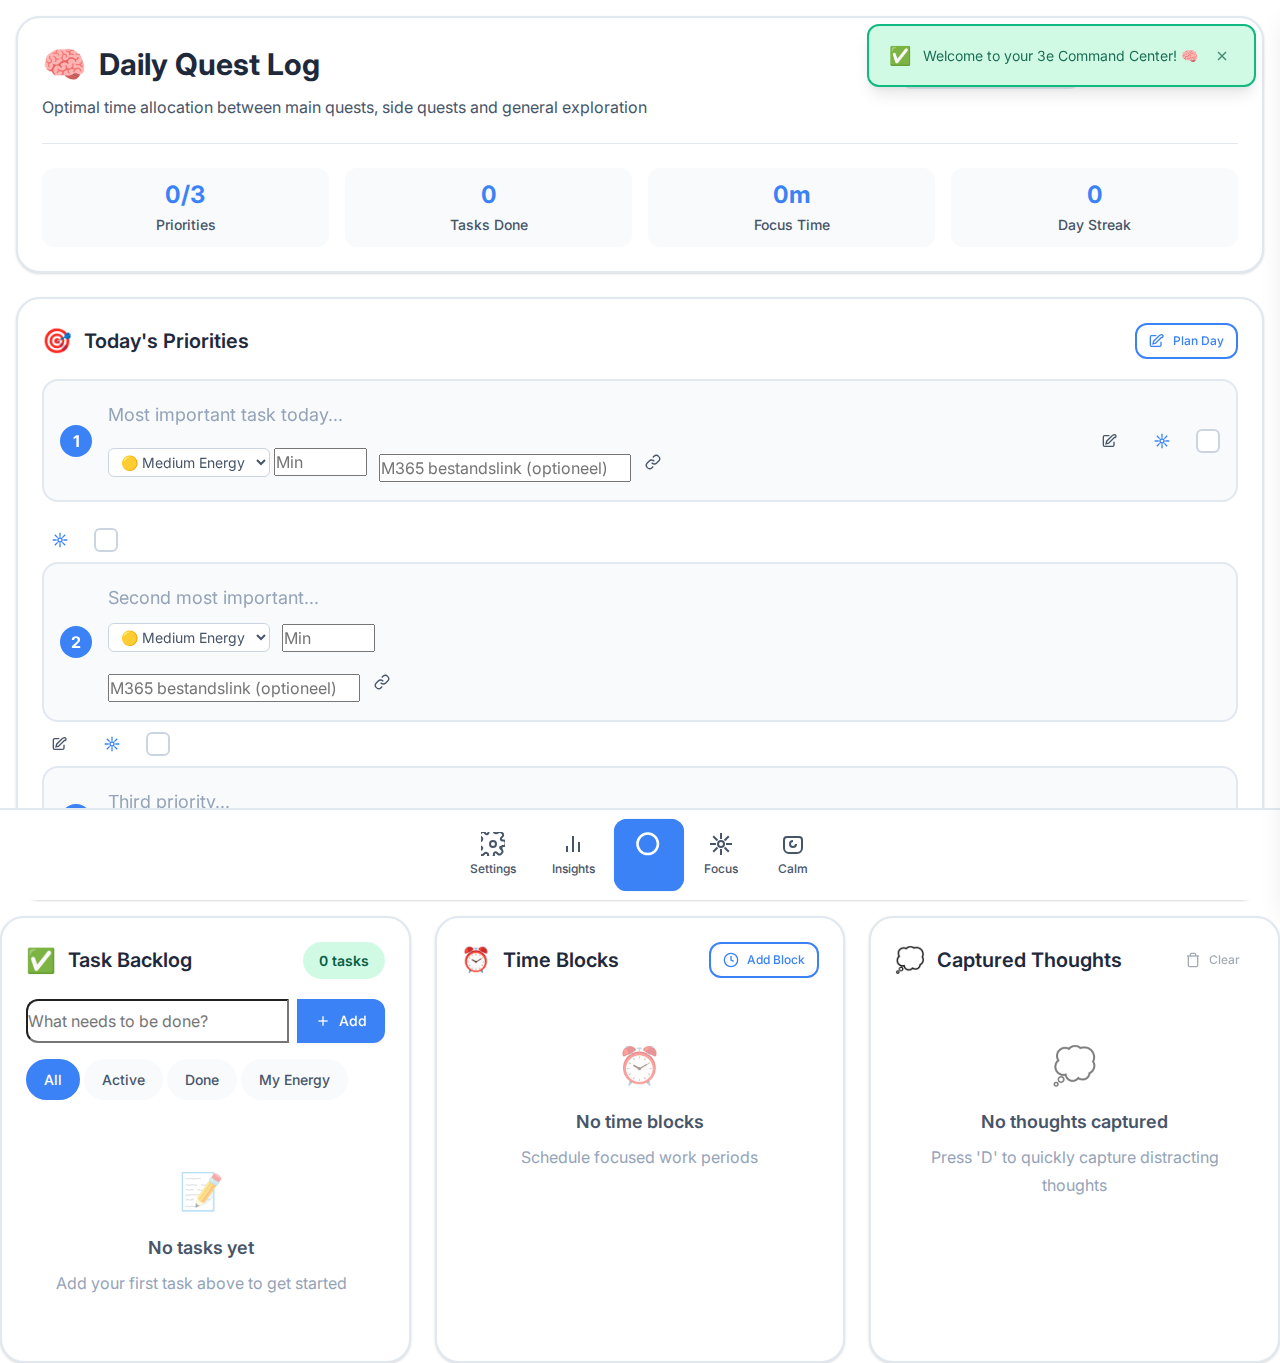
<file: index.html>
<!DOCTYPE html>
<html lang="en">
<head>
    <meta charset="UTF-8">
    <meta name="viewport" content="width=device-width, initial-scale=1.0, maximum-scale=1.0, user-scalable=no">
    <title>3e Daily Command Center</title>
    
    <!-- PWA Configuration -->
    <link rel="manifest" href="manifest.json">
    <meta name="theme-color" content="#2563eb">
    <meta name="apple-mobile-web-app-capable" content="yes">
    <meta name="apple-mobile-web-app-status-bar-style" content="default">
    <meta name="apple-mobile-web-app-title" content="3e Planner">
    
    <!-- Fonts -->
    <link href="https://fonts.googleapis.com/css2?family=Inter:wght@300;400;500;600;700&family=JetBrains+Mono:wght@400;500&family=Atkinson+Hyperlegible:wght@400;700&display=swap" rel="stylesheet">
    
    <!-- External Stylesheets -->
    <link rel="stylesheet" href="styles.css">
    
    <!-- Preload Critical Resources -->
    <link rel="preload" href="app.js" as="script">
</head>
<body class="theme-focus" data-energy="medium" data-context="overview">
    <!-- Skip to Main Content (Accessibility) -->
    <a href="#main-content" class="skip-link">Skip to main content</a>
    
    <!-- Loading Screen -->
    <div id="loadingScreen" class="loading-screen">
        <div class="loading-content">
            <div class="loading-logo">🧠</div>
            <div class="loading-text">Initializing 3e Command Center...</div>
            <div class="loading-progress">
                <div class="loading-bar" id="loadingBar"></div>
            </div>
        </div>
    </div>

    <!-- Global Keyboard Shortcuts Overlay -->
    <div id="shortcutsOverlay" class="shortcuts-overlay" role="dialog" aria-labelledby="shortcuts-title">
        <div class="shortcuts-content">
            <div class="shortcuts-header">
                <h2 id="shortcuts-title">⌨️ Keyboard Shortcuts</h2>
                <button class="btn-icon" onclick="toggleShortcutsOverlay()" aria-label="Close shortcuts">
                    <svg width="24" height="24" viewBox="0 0 24 24" fill="none" stroke="currentColor" stroke-width="2">
                        <line x1="18" y1="6" x2="6" y2="18"></line>
                        <line x1="6" y1="6" x2="18" y2="18"></line>
                    </svg>
                </button>
            </div>
            <div id="shortcutsGrid" class="shortcuts-grid"></div>
        </div>
    </div>

    <!-- Command Palette -->
    <div id="commandPalette" class="command-palette" role="dialog" aria-labelledby="command-title">
        <div class="command-header">
            <svg width="20" height="20" viewBox="0 0 24 24" fill="none" stroke="currentColor" stroke-width="2">
                <circle cx="11" cy="11" r="8"></circle>
                <path d="21 21l-4.35-4.35"></path>
            </svg>
            <input 
                type="text" 
                id="commandInput" 
                class="command-input" 
                placeholder="Type a command or search..."
                aria-label="Command input"
                autocomplete="off"
                spellcheck="false"
            >
            <kbd class="kbd">Esc</kbd>
        </div>
        <div id="commandResults" class="command-results" role="listbox"></div>
        <div class="command-footer">
            <div class="command-hint">
                <kbd class="kbd">↑↓</kbd> Navigate
                <kbd class="kbd">Enter</kbd> Execute
                <kbd class="kbd">Esc</kbd> Close
            </div>
        </div>
    </div>

    <!-- Quick Capture -->
    <div id="quickCapture" class="quick-capture" role="dialog" aria-labelledby="capture-title">
        <div class="capture-header">
            <div class="capture-icon">💭</div>
            <h3 id="capture-title">Quick Thought Capture</h3>
        </div>
        <div class="capture-form">
            <textarea 
                id="captureInput" 
                class="capture-textarea"
                placeholder="What's on your mind? (This will be saved for later review)"
                aria-label="Quick thought capture"
                rows="3"
            ></textarea>
            <div class="capture-actions">
                <button class="btn btn-primary" onclick="saveCapturedThought()">
                    <svg width="16" height="16" viewBox="0 0 24 24" fill="none" stroke="currentColor" stroke-width="2">
                        <polyline points="20,6 9,17 4,12"></polyline>
                    </svg>
                    Save Thought
                </button>
                <button class="btn btn-ghost" onclick="toggleQuickCapture()">Cancel</button>
            </div>
        </div>
    </div>

    <!-- Notification Toast Container -->
    <div id="toastContainer" class="toast-container" aria-live="polite"></div>

    <!-- Focus Mode Overlay -->
    <div id="focusOverlay" class="focus-overlay" role="dialog" aria-labelledby="focus-title">
        <div class="focus-content">
            <div class="focus-header">
                <div class="focus-icon">🎯</div>
                <h2 id="focus-title">Deep Focus Mode</h2>
                <div class="focus-subtitle">Single-task concentration environment</div>
            </div>
            
            <div class="focus-task-card" id="focusTaskCard">
                <div class="focus-task-title" id="focusTaskTitle">Select a task to focus on</div>
                <div class="focus-task-details" id="focusTaskDetails"></div>
                <div class="focus-task-meta" id="focusTaskMeta"></div>
            </div>

            <div class="focus-timer" id="focusTimer">
                <div class="timer-display">
                    <div class="timer-time" id="timerTime">25:00</div>
                    <div class="timer-label" id="timerLabel">Focus Time</div>
                </div>
                <div class="timer-controls">
                    <button class="btn-timer" id="timerPlayPause" onclick="toggleFocusTimer()">
                        <svg width="24" height="24" viewBox="0 0 24 24" fill="none" stroke="currentColor" stroke-width="2">
                            <polygon points="5,3 19,12 5,21"></polygon>
                        </svg>
                    </button>
                    <button class="btn-timer" onclick="resetFocusTimer()">
                        <svg width="24" height="24" viewBox="0 0 24 24" fill="none" stroke="currentColor" stroke-width="2">
                            <polyline points="1,4 1,10 7,10"></polyline>
                            <path d="M3.51,15a9,9 0,0,0,13.48-12.5"></path>
                        </svg>
                    </button>
                </div>
            </div>

            <div class="focus-actions">
                <button class="btn btn-primary" onclick="startFocusSession()" id="startFocusBtn">
                    ✨ Begin Focus Session
                </button>
                <button class="btn btn-secondary" onclick="showFocusHelp()">
                    ❓ Need Help Getting Started?
                </button>
                <button class="btn btn-outline" onclick="exitFocusMode()">
                    ← Return to Overview
                </button>
            </div>
        </div>
    </div>

    <!-- Crisis/Overwhelm Mode -->
    <div id="calmMode" class="calm-overlay" role="dialog" aria-labelledby="calm-title">
        <div class="calm-content">
            <div class="calm-header">
                <div class="calm-icon">🧘</div>
                <h2 id="calm-title">Overwhelm Recovery</h2>
                <div class="calm-subtitle">When everything feels too much</div>
            </div>
            
            <div class="calm-breathing" id="breathingGuide">
                <div class="breathing-circle">
                    <div class="breathing-text" id="breathingText">Breathe</div>
                </div>
            </div>

            <div class="calm-action-card">
                <div class="action-label">Just do this one thing:</div>
                <div class="action-text" id="calmActionText">Take three deep breaths</div>
            </div>

            <div class="calm-actions">
                <button class="btn btn-success" onclick="completeCalmAction()">
                    ✅ I did it
                </button>
                <button class="btn btn-secondary" onclick="getNextCalmAction()">
                    🔄 Give me something else
                </button>
                <button class="btn btn-outline" onclick="exitCalmMode()">
                    🏠 Return to overview
                </button>
            </div>
        </div>
    </div>

    <!-- Floating Action Button -->
    <div class="fab-container">
        <button class="fab fab-main" id="fabMain" onclick="toggleFabMenu()" aria-label="Main actions menu">
            <svg class="fab-icon fab-icon-plus" width="24" height="24" viewBox="0 0 24 24" fill="none" stroke="currentColor" stroke-width="2">
                <line x1="12" y1="5" x2="12" y2="19"></line>
                <line x1="5" y1="12" x2="19" y2="12"></line>
            </svg>
            <svg class="fab-icon fab-icon-close" width="24" height="24" viewBox="0 0 24 24" fill="none" stroke="currentColor" stroke-width="2">
                <line x1="18" y1="6" x2="6" y2="18"></line>
                <line x1="6" y1="6" x2="18" y2="18"></line>
            </svg>
        </button>
        
        <div class="fab-menu" id="fabMenu">
            <button class="fab fab-action" onclick="addNewTask()" title="Add Task (T)" aria-label="Add new task">
                <svg width="20" height="20" viewBox="0 0 24 24" fill="none" stroke="currentColor" stroke-width="2">
                    <polyline points="9,11 12,14 22,4"></polyline>
                    <path d="M21,12v7a2,2 0,0,1-2,2H5a2,2 0,0,1-2-2V5a2,2 0,0,1,2-2h11"></path>
                </svg>
                <span class="fab-tooltip">Add Task</span>
            </button>
            
            <button class="fab fab-action" onclick="enterFocusMode()" title="Focus Mode (F)" aria-label="Enter focus mode">
                <svg width="20" height="20" viewBox="0 0 24 24" fill="none" stroke="currentColor" stroke-width="2">
                    <circle cx="12" cy="12" r="3"></circle>
                    <path d="M12,1v6M12,17v6M4.22,4.22l4.24,4.24M15.54,15.54l4.24,4.24M1,12h6M17,12h6M4.22,19.78l4.24-4.24M15.54,8.46l4.24-4.24"></path>
                </svg>
                <span class="fab-tooltip">Focus Mode</span>
            </button>
            
            <button class="fab fab-action" onclick="toggleQuickCapture()" title="Quick Capture (D)" aria-label="Quick thought capture">
                <svg width="20" height="20" viewBox="0 0 24 24" fill="none" stroke="currentColor" stroke-width="2">
                    <path d="M9,12l2,2l4,-4"></path>
                    <path d="M21,12c0,4.97 -4.03,9 -9,9c-1.6,0 -3.1,-0.42 -4.39,-1.16L3,21l1.16,-4.61C3.42,15.1 3,13.6 3,12c0,-4.97 4.03,-9 9,-9s9,4.03 9,9Z"></path>
                </svg>
                <span class="fab-tooltip">Quick Capture</span>
            </button>
            
            <button class="fab fab-action fab-calm" onclick="enterCalmMode()" title="Overwhelm Help (C)" aria-label="Overwhelm recovery mode">
                <svg width="20" height="20" viewBox="0 0 24 24" fill="none" stroke="currentColor" stroke-width="2">
                    <path d="M12,2C6.48,2 2,6.48 2,12s4.48,10 10,10s10,-4.48 10,-10S17.52,2 12,2zM13,17h-2v-6h2v6zM13,9h-2V7h2v2z"></path>
                </svg>
                <span class="fab-tooltip">Need Help?</span>
            </button>
        </div>
    </div>

    <!-- Main Application Container -->
    <div class="app-container">
        <!-- Header with Status and Quick Controls -->
        <header class="app-header">
            <div class="header-main">
                <div class="header-identity">
                    <h1 class="app-title">
                        <span class="app-icon">🧠</span>
                        Daily Quest Log
                    </h1>
                    <div class="app-subtitle">Optimal time allocation between main quests, side quests and general exploration</div>
                </div>
                
                <div class="header-status">
                    <div class="energy-selector-container">
                        <select id="energySelector" class="energy-selector" onchange="setEnergyLevel(this.value)">
                            <option value="low">🟢 Low Energy</option>
                            <option value="medium" selected>🟡 Medium Energy</option>
                            <option value="high">🔴 High Energy</option>
                            <option value="crisis">🆘 Overwhelmed</option>
                        </select>
                    </div>
                 
                    <div class="datetime-display">
                        <div class="current-time" id="currentTime"></div>
                        <div class="current-date" id="currentDate"></div>
                    </div>
                </div>
            </div>
            
            <!-- Daily Overview Stats -->
            <div class="daily-overview">
                <div class="overview-stat" id="priorityStat">
                    <div class="stat-value">0/3</div>
                    <div class="stat-label">Priorities</div>
                </div>
                <div class="overview-stat" id="taskStat">
                    <div class="stat-value">0</div>
                    <div class="stat-label">Tasks Done</div>
                </div>
                <div class="overview-stat" id="focusStat">
                    <div class="stat-value">0m</div>
                    <div class="stat-label">Focus Time</div>
                </div>
                <div class="overview-stat" id="streakStat">
                    <div class="stat-value">0</div>
                    <div class="stat-label">Day Streak</div>
                </div>
            </div>
        </header>

        <!-- Main Content Area -->
        <main id="main-content" class="main-content">
            <!-- Today's Priorities Section -->
            <section class="content-section priority-section">
                <div class="section-header">
                    <h2 class="section-title">
                        <span class="section-icon">🎯</span>
                        Today's Priorities
                    </h2>
                    <button class="btn btn-outline btn-sm" onclick="planPriorities()">
                        <svg width="16" height="16" viewBox="0 0 24 24" fill="none" stroke="currentColor" stroke-width="2">
                            <path d="M11,4H4A2,2 0,0,0 2,6V18A2,2 0,0,0 4,20H16A2,2 0,0,0 18,18V13"></path>
                            <path d="M18.5,2.5A2.12,2.12 0,0,1 21,4.62A2.12,2.12 0,0,1 18.5,6.74L10,15.25L6,16.25L7,12.25L15.5,3.75Z"></path>
                        </svg>
                        Plan Day
                    </button>
                </div>
                
                <div class="priorities-container" id="prioritiesContainer">
                                        <!-- VERVANG elke priority-item div met deze uitgebreide versie: -->
                    <div class="priority-item" data-priority="1">
                    <div class="priority-indicator">1</div>
                    <div class="priority-content">
                        <input type="text" class="priority-input" placeholder="Most important task today..." data-index="0">
                        <div class="priority-meta">
                        <div class="meta-row">
                            <select class="energy-select" data-index="0">
                            <option value="low">🟢 Low Energy</option>
                            <option value="medium" selected>🟡 Medium Energy</option>
                            <option value="high">🔴 High Energy</option>
                            </select>
                            <input type="number" class="time-estimate" placeholder="Min" min="1" max="480" data-index="0">
                        </div>
                        <div class="meta-row">
                            <input type="url" class="m365-link" placeholder="M365 bestandslink (optioneel)" data-index="0">
                            <button class="btn-icon btn-test-link" onclick="testM365Link(0)" title="Test link" data-index="0">
                            <svg width="16" height="16" viewBox="0 0 24 24" fill="none" stroke="currentColor" stroke-width="2">
                                <path d="M10 13a5 5 0 0 0 7.54.54l3-3a5 5 0 0 0-7.07-7.07l-1.72 1.71"></path>
                                <path d="M14 11a5 5 0 0 0-7.54-.54l-3 3a5 5 0 0 0 7.07 7.07l1.71-1.71"></path>
                            </svg>
                            </button>
                        </div>
                        </div>
                    </div>
                    <div class="priority-actions">
                        <button class="btn-icon btn-edit" onclick="editPriority(0)" title="Edit details">
                        <svg width="16" height="16" viewBox="0 0 24 24" fill="none" stroke="currentColor" stroke-width="2">
                            <path d="M11,4H4A2,2 0,0,0 2,6V18A2,2 0,0,0 4,20H16A2,2 0,0,0 18,18V13"></path>
                            <path d="M18.5,2.5A2.12,2.12 0,0,1 21,4.62A2.12,2.12 0,0,1 18.5,6.74L10,15.25L6,16.25L7,12.25L15.5,3.75Z"></path>
                        </svg>
                        </button>
                        <button class="btn-icon btn-focus" onclick="focusOnPriority(0)" title="Focus on this">
                        <svg width="16" height="16" viewBox="0 0 24 24" fill="none" stroke="currentColor" stroke-width="2">
                            <circle cx="12" cy="12" r="3"></circle>
                            <path d="M12,1v6M12,17v6M4.22,4.22l4.24,4.24M15.54,15.54l4.24,4.24M1,12h6M17,12h6M4.22,19.78l4.24-4.24M15.54,8.46l4.24-4.24"></path>
                        </svg>
                        </button>
                        <div class="checkbox-container">
                        <input type="checkbox" class="priority-checkbox" id="priority-0" data-index="0">
                        <label for="priority-0" class="checkbox-label"></label>
                        </div>
                    </div>
                    </div>
                        <div class="priority-actions">
                            <button class="btn-icon btn-focus" onclick="focusOnPriority(0)" title="Focus on this">
                                <svg width="16" height="16" viewBox="0 0 24 24" fill="none" stroke="currentColor" stroke-width="2">
                                    <circle cx="12" cy="12" r="3"></circle>
                                    <path d="M12,1v6M12,17v6M4.22,4.22l4.24,4.24M15.54,15.54l4.24,4.24M1,12h6M17,12h6M4.22,19.78l4.24-4.24M15.54,8.46l4.24-4.24"></path>
                                </svg>
                            </button>
                            <div class="checkbox-container">
                                <input type="checkbox" class="priority-checkbox" id="priority-0" data-index="0">
                                <label for="priority-0" class="checkbox-label"></label>
                            </div>
                        </div>
                    </div>
                    
                    <div class="priority-item" data-priority="2">
                        <div class="priority-indicator">2</div>
                        <div class="priority-content">
                            <input type="text" class="priority-input" placeholder="Second most important..." data-index="1">
                            <div class="priority-meta">
                                <select class="energy-select" data-index="1">
                                    <option value="low">🟢 Low Energy</option>
                                    <option value="medium" selected>🟡 Medium Energy</option>
                                    <option value="high">🔴 High Energy</option>
                                </select>
                                <input type="number" class="time-estimate" placeholder="Min" min="1" max="480" data-index="0">
                            </div>
                                <div class="meta-row">
                                    <input type="url" class="m365-link" placeholder="M365 bestandslink (optioneel)" data-index="0">
                                    <button class="btn-icon btn-test-link" onclick="testM365Link(0)" title="Test link" data-index="0">
                                    <svg width="16" height="16" viewBox="0 0 24 24" fill="none" stroke="currentColor" stroke-width="2">
                                        <path d="M10 13a5 5 0 0 0 7.54.54l3-3a5 5 0 0 0-7.07-7.07l-1.72 1.71"></path>
                                        <path d="M14 11a5 5 0 0 0-7.54-.54l-3 3a5 5 0 0 0 7.07 7.07l1.71-1.71"></path>
                                    </svg>
                                    </button>
                                </div>
                            </div>
                        </div>
                        <div class="priority-actions">
                            <button class="btn-icon btn-edit" onclick="editPriority(0)" title="Edit details">
                            <svg width="16" height="16" viewBox="0 0 24 24" fill="none" stroke="currentColor" stroke-width="2">
                                <path d="M11,4H4A2,2 0,0,0 2,6V18A2,2 0,0,0 4,20H16A2,2 0,0,0 18,18V13"></path>
                                <path d="M18.5,2.5A2.12,2.12 0,0,1 21,4.62A2.12,2.12 0,0,1 18.5,6.74L10,15.25L6,16.25L7,12.25L15.5,3.75Z"></path>
                            </svg>
                            </button>
                            <button class="btn-icon btn-focus" onclick="focusOnPriority(0)" title="Focus on this">
                            <svg width="16" height="16" viewBox="0 0 24 24" fill="none" stroke="currentColor" stroke-width="2">
                                <circle cx="12" cy="12" r="3"></circle>
                                <path d="M12,1v6M12,17v6M4.22,4.22l4.24,4.24M15.54,15.54l4.24,4.24M1,12h6M17,12h6M4.22,19.78l4.24-4.24M15.54,8.46l4.24-4.24"></path>
                            </svg>
                            </button>
                            <div class="checkbox-container">
                            <input type="checkbox" class="priority-checkbox" id="priority-0" data-index="0">
                            <label for="priority-0" class="checkbox-label"></label>
                            </div>
                        </div>
                        
                    
                    <div class="priority-item" data-priority="3">
                        <div class="priority-indicator">3</div>
                        <div class="priority-content">
                            <input type="text" class="priority-input" placeholder="Third priority..." data-index="2">
                            <div class="priority-meta">
                                <select class="energy-select" data-index="2">
                                    <option value="low">🟢 Low Energy</option>
                                    <option value="medium" selected>🟡 Medium Energy</option>
                                    <option value="high">🔴 High Energy</option>
                                </select>
                            </div>
                        </div>
                        <div class="priority-actions">
                            <button class="btn-icon btn-focus" onclick="focusOnPriority(2)" title="Focus on this">
                                <svg width="16" height="16" viewBox="0 0 24 24" fill="none" stroke="currentColor" stroke-width="2">
                                    <circle cx="12" cy="12" r="3"></circle>
                                    <path d="M12,1v6M12,17v6M4.22,4.22l4.24,4.24M15.54,15.54l4.24,4.24M1,12h6M17,12h6M4.22,19.78l4.24-4.24M15.54,8.46l4.24-4.24"></path>
                                </svg>
                            </button>
                            <div class="checkbox-container">
                                <input type="checkbox" class="priority-checkbox" id="priority-2" data-index="2">
                                <label for="priority-2" class="checkbox-label"></label>
                            </div>
                        </div>
                    </div>
                </div>
            </section>

            <!-- Task Management Grid -->
            <div class="content-grid">
                <!-- Task Backlog -->
                <section class="content-section task-section">
                    <div class="section-header">
                        <h2 class="section-title">
                            <span class="section-icon">✅</span>
                            Task Backlog
                        </h2>
                        <div class="task-counter" id="taskCounter">0 tasks</div>
                    </div>
                    
                    <div class="task-input-container">
                        <input 
                            type="text" 
                            id="taskInput" 
                            class="task-input" 
                            placeholder="What needs to be done?"
                            aria-label="Add new task"
                        >
                        <button class="btn btn-primary" onclick="addTask()">
                            <svg width="16" height="16" viewBox="0 0 24 24" fill="none" stroke="currentColor" stroke-width="2">
                                <line x1="12" y1="5" x2="12" y2="19"></line>
                                <line x1="5" y1="12" x2="19" y2="12"></line>
                            </svg>
                            Add
                        </button>
                    </div>

                    <div class="task-filters">
                        <button class="filter-btn active" data-filter="all" onclick="filterTasks('all')">All</button>
                        <button class="filter-btn" data-filter="active" onclick="filterTasks('active')">Active</button>
                        <button class="filter-btn" data-filter="completed" onclick="filterTasks('completed')">Done</button>
                        <button class="filter-btn" data-filter="energy" onclick="filterByEnergy()">My Energy</button>
                    </div>
                    
                    <div class="tasks-container" id="tasksContainer">
                        <div class="empty-state" id="tasksEmptyState">
                            <div class="empty-icon">📝</div>
                            <div class="empty-title">No tasks yet</div>
                            <div class="empty-description">Add your first task above to get started</div>
                        </div>
                    </div>
                </section>

                <!-- Time Blocks -->
                <section class="content-section timeblock-section">
                    <div class="section-header">
                        <h2 class="section-title">
                            <span class="section-icon">⏰</span>
                            Time Blocks
                        </h2>
                        <button class="btn btn-outline btn-sm" onclick="addTimeBlock()">
                            <svg width="16" height="16" viewBox="0 0 24 24" fill="none" stroke="currentColor" stroke-width="2">
                                <circle cx="12" cy="12" r="10"></circle>
                                <polyline points="12,6 12,12 16,14"></polyline>
                            </svg>
                            Add Block
                        </button>
                    </div>
                    
                    <div class="timeblocks-container" id="timeblocksContainer">
                        <div class="empty-state" id="timeblocksEmptyState">
                            <div class="empty-icon">⏰</div>
                            <div class="empty-title">No time blocks</div>
                            <div class="empty-description">Schedule focused work periods</div>
                        </div>
                    </div>
                </section>

                <!-- Captured Thoughts -->
                <section class="content-section thoughts-section">
                    <div class="section-header">
                        <h2 class="section-title">
                            <span class="section-icon">💭</span>
                            Captured Thoughts
                        </h2>
                        <button class="btn btn-ghost btn-sm" onclick="clearThoughts()" id="clearThoughtsBtn" disabled>
                            <svg width="16" height="16" viewBox="0 0 24 24" fill="none" stroke="currentColor" stroke-width="2">
                                <polyline points="3,6 5,6 21,6"></polyline>
                                <path d="M19,6v14a2,2 0,0,1-2,2H7a2,2 0,0,1-2-2V6M8,6V4a2,2 0,0,1,2-2h4a2,2 0,0,1,2,2v2"></path>
                            </svg>
                            Clear
                        </button>
                    </div>
                    
                    <div class="thoughts-container" id="thoughtsContainer">
                        <div class="empty-state" id="thoughtsEmptyState">
                            <div class="empty-icon">💭</div>
                            <div class="empty-title">No thoughts captured</div>
                            <div class="empty-description">Press 'D' to quickly capture distracting thoughts</div>
                        </div>
                    </div>
                </section>
            </div>
        </main>

        <!-- Settings Panel (Slide-out) -->
        <aside id="settingsPanel" class="settings-panel">
            <div class="settings-header">
                <h2 class="settings-title">
                    <span class="section-icon">⚙️</span>
                    Settings & Personalization
                </h2>
                <button class="btn-icon" onclick="toggleSettings()" aria-label="Close settings">
                    <svg width="24" height="24" viewBox="0 0 24 24" fill="none" stroke="currentColor" stroke-width="2">
                        <line x1="18" y1="6" x2="6" y2="18"></line>
                        <line x1="6" y1="6" x2="18" y2="18"></line>
                    </svg>
                </button>
            </div>
            
            <div class="settings-content">
                <!-- Theme Selection -->
                <div class="settings-group">
                    <h3 class="settings-group-title">🎨 Visual Theme</h3>
                    <div class="theme-grid" id="themeGrid">
                        <div class="theme-option" data-theme="focus">
                            <div class="theme-preview theme-preview-focus"></div>
                            <div class="theme-name">Focus</div>
                        </div>
                        <div class="theme-option" data-theme="calm">
                            <div class="theme-preview theme-preview-calm"></div>
                            <div class="theme-name">Calm</div>
                        </div>
                        <div class="theme-option" data-theme="energy">
                            <div class="theme-preview theme-preview-energy"></div>
                            <div class="theme-name">Energy</div>
                        </div>
                        <div class="theme-option" data-theme="dark">
                            <div class="theme-preview theme-preview-dark"></div>
                            <div class="theme-name">Dark</div>
                        </div>
                        <div class="theme-option" data-theme="high-contrast">
                            <div class="theme-preview theme-preview-contrast"></div>
                            <div class="theme-name">High Contrast</div>
                        </div>
                        <div class="theme-option" data-theme="mario">
                            <div class="theme-preview theme-preview-mario"></div>
                            <div class="theme-name">Super Mario</div>
                        </div>
                        <div class="theme-option" data-theme="vibrant">
                            <div class="theme-preview theme-preview-vibrant"></div>
                            <div class="theme-name">Vibrant Colours</div>
                        </div>
                        <div class="theme-option" data-theme="neon">
                            <div class="theme-preview theme-preview-neon"></div>
                            <div class="theme-name">Neon</div>
</div>
                    </div>
                </div>

                <!-- Accessibility Options -->
                <div class="settings-group">
                    <h3 class="settings-group-title">♿ Accessibility</h3>
                    <div class="settings-options">
                        <label class="settings-option">
                            <input type="checkbox" id="reducedMotion">
                            <span class="option-text">Reduce animations</span>
                            <span class="option-description">Helpful for sensory sensitivity</span>
                        </label>
                        <label class="settings-option">
                            <input type="checkbox" id="keyboardHints">
                            <span class="option-text">Show keyboard shortcuts</span>
                            <span class="option-description">Display hotkeys on hover</span>
                        </label>
                        <label class="settings-option">
                            <input type="checkbox" id="soundEffects">
                            <span class="option-text">Sound feedback</span>
                            <span class="option-description">Audio cues for actions</span>
                        </label>
                    </div>
                </div>

                <!-- Focus & Break Settings -->
                <div class="settings-group">
                    <h3 class="settings-group-title">⏰ Time Management</h3>
                    <div class="settings-options">
                        <div class="settings-option">
                            <span class="option-text">Default focus duration</span>
                            <select id="focusDuration">
                                <option value="15">15 minutes</option>
                                <option value="25" selected>25 minutes</option>
                                <option value="45">45 minutes</option>
                                <option value="60">1 hour</option>
                                <option value="90">90 minutes</option>
                            </select>
                        </div>
                        <div class="settings-option">
                            <span class="option-text">Break reminder interval</span>
                            <select id="breakInterval">
                                <option value="30">30 minutes</option>
                                <option value="45" selected>45 minutes</option>
                                <option value="60">1 hour</option>
                                <option value="90">90 minutes</option>
                                <option value="120">2 hours</option>
                            </select>
                        </div>
                    </div>
                </div>

                <!-- Data Management -->
                <div class="settings-group">
                    <h3 class="settings-group-title">💾 Data Management</h3>
                    <div class="settings-actions">
                        <button class="btn btn-outline" onclick="exportData()">
                            <svg width="16" height="16" viewBox="0 0 24 24" fill="none" stroke="currentColor" stroke-width="2">
                                <path d="M21,15v4a2,2 0,0,1-2,2H5a2,2 0,0,1-2-2V15"></path>
                                <polyline points="7,10 12,15 17,10"></polyline>
                                <line x1="12" y1="15" x2="12" y2="3"></line>
                            </svg>
                            Export Backup
                        </button>
                        <label class="btn btn-outline">
                            <svg width="16" height="16" viewBox="0 0 24 24" fill="none" stroke="currentColor" stroke-width="2">
                                <path d="M21,15v4a2,2 0,0,1-2,2H5a2,2 0,0,1-2-2V15"></path>
                                <polyline points="17,8 12,3 7,8"></polyline>
                                <line x1="12" y1="3" x2="12" y2="15"></line>
                            </svg>
                            Import Backup
                            <input type="file" accept=".json" onchange="importData(event)" style="display: none;">
                        </label>
                        <button class="btn btn-danger" onclick="resetAllData()">
                            <svg width="16" height="16" viewBox="0 0 24 24" fill="none" stroke="currentColor" stroke-width="2">
                                <polyline points="3,6 5,6 21,6"></polyline>
                                <path d="M19,6v14a2,2 0,0,1-2,2H7a2,2 0,0,1-2-2V6M8,6V4a2,2 0,0,1,2-2h4a2,2 0,0,1,2,2v2"></path>
                                <line x1="10" y1="11" x2="10" y2="17"></line>
                                <line x1="14" y1="11" x2="14" y2="17"></line>
                            </svg>
                            Reset All Data
                        </button>
                    </div>
                </div>

                <!-- About & Help -->
                <div class="settings-group">
                    <h3 class="settings-group-title">❓ Help & Support</h3>
                    <div class="settings-actions">
                        <button class="btn btn-ghost" onclick="toggleShortcutsOverlay()">
                            <svg width="16" height="16" viewBox="0 0 24 24" fill="none" stroke="currentColor" stroke-width="2">
                                <rect x="2" y="3" width="20" height="14" rx="2" ry="2"></rect>
                                <line x1="8" y1="21" x2="16" y2="21"></line>
                                <line x1="12" y1="17" x2="12" y2="21"></line>
                            </svg>
                            Keyboard Shortcuts
                        </button>
                        <button class="btn btn-ghost" onclick="showAbout()">
                            <svg width="16" height="16" viewBox="0 0 24 24" fill="none" stroke="currentColor" stroke-width="2">
                                <circle cx="12" cy="12" r="10"></circle>
                                <path d="M9.09,9a3,3 0,0,1,5.83,1c0,2-3,3-3,3"></path>
                                <line x1="12" y1="17" x2="12.01" y2="17"></line>
                            </svg>
                            About & Tips
                        </button>
                    </div>
                </div>
            </div>
        </aside>
    </div>

    <!-- Bottom Navigation for Quick Access -->
    <nav class="bottom-nav" id="bottomNav">
        <button class="nav-item" onclick="toggleSettings()" aria-label="Settings">
            <svg width="24" height="24" viewBox="0 0 24 24" fill="none" stroke="currentColor" stroke-width="2">
                <circle cx="12" cy="12" r="3"></circle>
                <path d="M19.4,15a1.65,1.65 0,0,0,.33,1.82L20.94,18a2,2 0,0,1,0,2.83L19.83,22a2,2 0,0,1-2.83,0l-1.25-1.25a1.65,1.65 0,0,0-1.82-.33,1.65,1.65 0,0,0-1,1.51V23a2,2 0,0,1-2,2H9a2,2 0,0,1-2-2V21.92a1.65,1.65 0,0,0-1.51-1,1.65,1.65 0,0,0-1.82.33L2.42,22.58a2,2 0,0,1-2.83,0L-1.58,21.42a2,2 0,0,1,0-2.83L0.67,17.34a1.65,1.65 0,0,0,.33-1.82,1.65,1.65 0,0,0-1.51-1H-1.42a2,2 0,0,1-2-2V11a2,2 0,0,1,2-2H0.08a1.65,1.65 0,0,0,1-1.51,1.65,1.65 0,0,0-.33-1.82L-0.5,4.42a2,2 0,0,1,0-2.83L0.58,0.42a2,2 0,0,1,2.83,0L4.66,1.67a1.65,1.65 0,0,0,1.82.33,1.65,1.65 0,0,0,1-1.51V-1.42a2,2 0,0,1,2-2H11a2,2 0,0,1,2,2V0.08a1.65,1.65 0,0,0,1.51,1,1.65,1.65 0,0,0,1.82-.33L17.58,0.42a2,2 0,0,1,2.83,0L21.58,1.58a2,2 0,0,1,0,2.83L20.33,5.66a1.65,1.65 0,0,0-.33,1.82,1.65,1.65 0,0,0,1.51,1H22.58a2,2 0,0,1,2,2V12a2,2 0,0,1-2,2H21.49a1.65,1.65 0,0,0-1,1.51Z"></path>
            </svg>
            <span class="nav-label">Settings</span>
        </button>
        
        <button class="nav-item" onclick="viewAnalytics()" aria-label="Analytics">
            <svg width="24" height="24" viewBox="0 0 24 24" fill="none" stroke="currentColor" stroke-width="2">
                <line x1="18" y1="20" x2="18" y2="10"></line>
                <line x1="12" y1="20" x2="12" y2="4"></line>
                <line x1="6" y1="20" x2="6" y2="14"></line>
            </svg>
            <span class="nav-label">Insights</span>
        </button>
        
        <button class="nav-item nav-main" onclick="toggleCommandPalette()" aria-label="Command palette">
            <svg width="28" height="28" viewBox="0 0 24 24" fill="none" stroke="currentColor" stroke-width="2">
                <circle cx="11" cy="11" r="8"></circle>
                <path d="21 21l-4.35-4.35"></path>
            </svg>
        </button>
        
        <button class="nav-item" onclick="enterFocusMode()" aria-label="Focus mode">
            <svg width="24" height="24" viewBox="0 0 24 24" fill="none" stroke="currentColor" stroke-width="2">
                <circle cx="12" cy="12" r="3"></circle>
                <path d="M12,1v6M12,17v6M4.22,4.22l4.24,4.24M15.54,15.54l4.24,4.24M1,12h6M17,12h6M4.22,19.78l4.24-4.24M15.54,8.46l4.24-4.24"></path>
            </svg>
            <span class="nav-label">Focus</span>
        </button>
        
        <button class="nav-item" onclick="enterCalmMode()" aria-label="Overwhelm help">
            <svg width="24" height="24" viewBox="0 0 24 24" fill="none" stroke="currentColor" stroke-width="2">
                <path d="M8,21h8a5,5 0,0,0,5-5V8a3,3 0,0,0-3-3H6A3,3 0,0,0,3,8v8A5,5 0,0,0,8,21Z"></path>
                <path d="M12,9a3,3 0,1,0,3,3"></path>
            </svg>
            <span class="nav-label">Calm</span>
        </button>
    </nav>

    <!-- Analytics Modal -->
    <div id="analyticsModal" class="modal" role="dialog" aria-labelledby="analytics-title">
        <div class="modal-content">
            <div class="modal-header">
                <h2 id="analytics-title">📊 Your Productivity Insights</h2>
                <button class="btn-icon" onclick="closeAnalytics()" aria-label="Close analytics">
                    <svg width="24" height="24" viewBox="0 0 24 24" fill="none" stroke="currentColor" stroke-width="2">
                        <line x1="18" y1="6" x2="6" y2="18"></line>
                        <line x1="6" y1="6" x2="18" y2="18"></line>
                    </svg>
                </button>
            </div>
            <div id="analyticsContent" class="analytics-content"></div>
        </div>
    </div>

    <!-- JavaScript -->
    <script src="app.js"></script>
    
    <!-- Service Worker for PWA -->
    <script>
        if ('serviceWorker' in navigator) {
            navigator.serviceWorker.register('sw.js')
                .then(registration => console.log('SW registered:', registration))
                .catch(error => console.log('SW registration failed:', error));
        }
    </script>
</body>
</html>
</file>
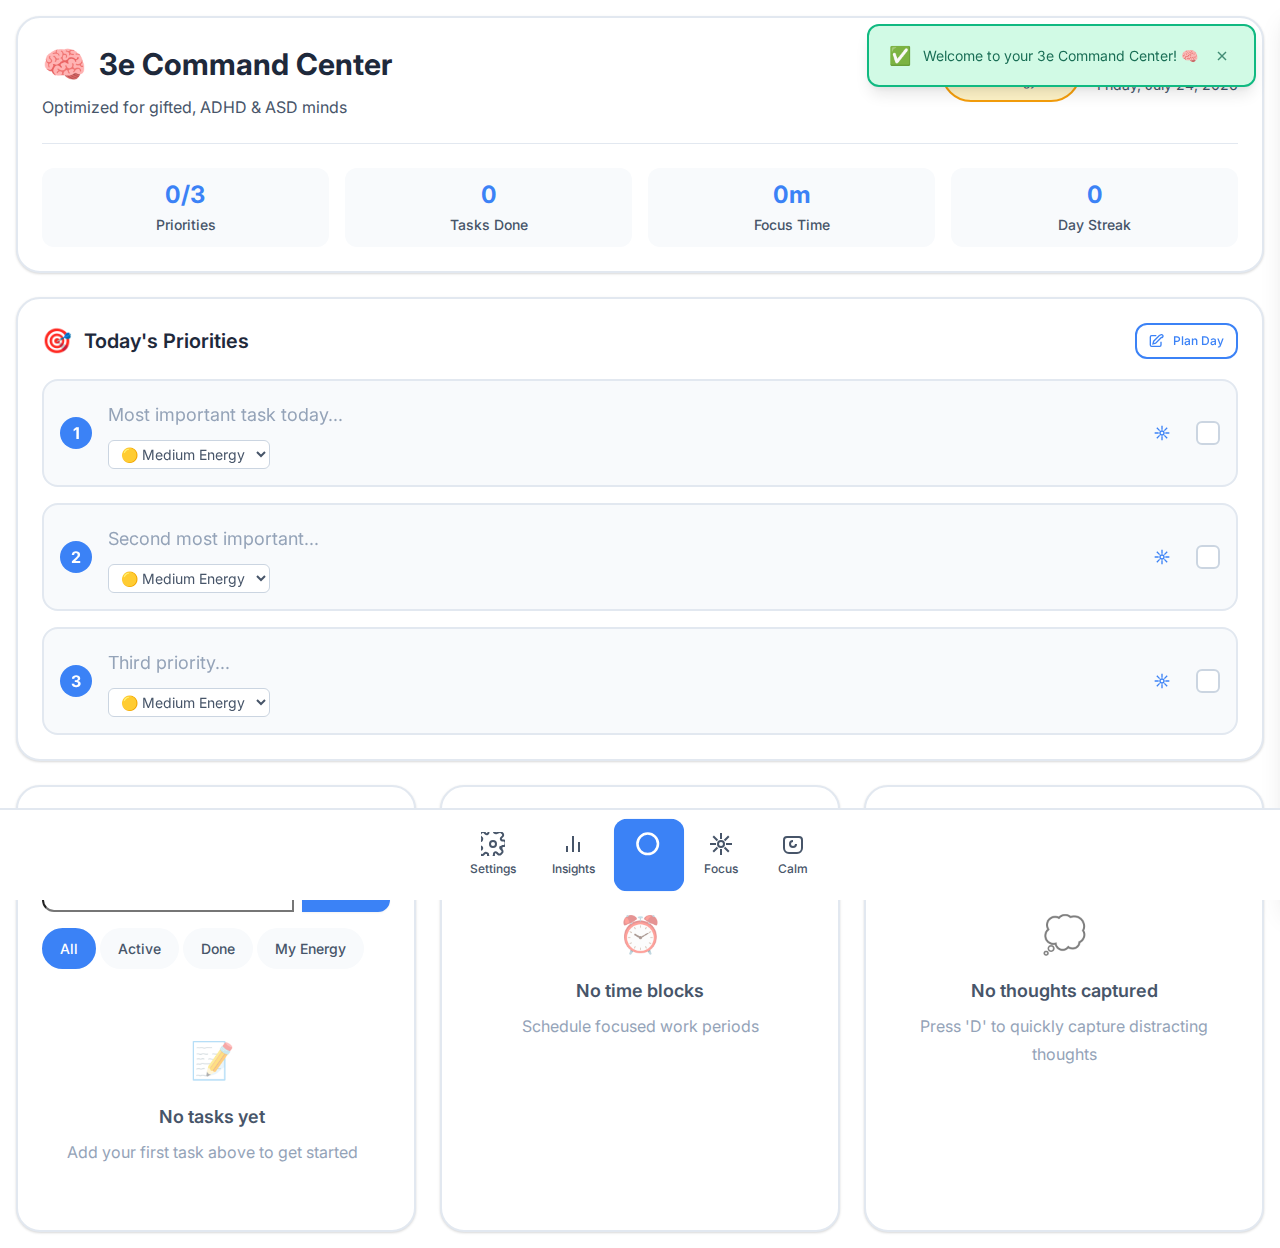
<file: improved_3e_planner_html.html>
<!DOCTYPE html>
<html lang="en">
<head>
    <meta charset="UTF-8">
    <meta name="viewport" content="width=device-width, initial-scale=1.0">
    <title>3e Daily Command Center</title>
    
    <!-- PWA Configuration -->
    <link rel="manifest" href="manifest.json">
    <meta name="theme-color" content="#2563eb">
    <meta name="apple-mobile-web-app-capable" content="yes">
    <meta name="apple-mobile-web-app-status-bar-style" content="default">
    <meta name="apple-mobile-web-app-title" content="3e Planner">
    
    <!-- Fonts -->
    <link href="https://fonts.googleapis.com/css2?family=Inter:wght@300;400;500;600;700&family=JetBrains+Mono:wght@400;500&family=Atkinson+Hyperlegible:wght@400;700&display=swap" rel="stylesheet">
    
    <!-- External Stylesheets -->
    <link rel="stylesheet" href="styles.css">
    
    <!-- Preload Critical Resources -->
    <link rel="preload" href="app.js" as="script">
</head>
<body class="theme-focus" data-energy="medium" data-context="overview">
    <!-- Skip to Main Content (Accessibility) -->
    <a href="#main-content" class="skip-link">Skip to main content</a>
    
    <!-- Loading Screen -->
    <div id="loadingScreen" class="loading-screen">
        <div class="loading-content">
            <div class="loading-logo">🧠</div>
            <div class="loading-text">Initializing 3e Command Center...</div>
            <div class="loading-progress">
                <div class="loading-bar" id="loadingBar"></div>
            </div>
        </div>
    </div>

    <!-- Global Keyboard Shortcuts Overlay -->
    <div id="shortcutsOverlay" class="shortcuts-overlay" role="dialog" aria-labelledby="shortcuts-title">
        <div class="shortcuts-content">
            <div class="shortcuts-header">
                <h2 id="shortcuts-title">⌨️ Keyboard Shortcuts</h2>
                <button class="btn-icon" onclick="toggleShortcutsOverlay()" aria-label="Close shortcuts">
                    <svg width="24" height="24" viewBox="0 0 24 24" fill="none" stroke="currentColor" stroke-width="2">
                        <line x1="18" y1="6" x2="6" y2="18"></line>
                        <line x1="6" y1="6" x2="18" y2="18"></line>
                    </svg>
                </button>
            </div>
            <div id="shortcutsGrid" class="shortcuts-grid"></div>
        </div>
    </div>

    <!-- Command Palette -->
    <div id="commandPalette" class="command-palette" role="dialog" aria-labelledby="command-title">
        <div class="command-header">
            <svg width="20" height="20" viewBox="0 0 24 24" fill="none" stroke="currentColor" stroke-width="2">
                <circle cx="11" cy="11" r="8"></circle>
                <path d="21 21l-4.35-4.35"></path>
            </svg>
            <input 
                type="text" 
                id="commandInput" 
                class="command-input" 
                placeholder="Type a command or search..."
                aria-label="Command input"
                autocomplete="off"
                spellcheck="false"
            >
            <kbd class="kbd">Esc</kbd>
        </div>
        <div id="commandResults" class="command-results" role="listbox"></div>
        <div class="command-footer">
            <div class="command-hint">
                <kbd class="kbd">↑↓</kbd> Navigate
                <kbd class="kbd">Enter</kbd> Execute
                <kbd class="kbd">Esc</kbd> Close
            </div>
        </div>
    </div>

    <!-- Quick Capture -->
    <div id="quickCapture" class="quick-capture" role="dialog" aria-labelledby="capture-title">
        <div class="capture-header">
            <div class="capture-icon">💭</div>
            <h3 id="capture-title">Quick Thought Capture</h3>
        </div>
        <div class="capture-form">
            <textarea 
                id="captureInput" 
                class="capture-textarea"
                placeholder="What's on your mind? (This will be saved for later review)"
                aria-label="Quick thought capture"
                rows="3"
            ></textarea>
            <div class="capture-actions">
                <button class="btn btn-primary" onclick="saveCapturedThought()">
                    <svg width="16" height="16" viewBox="0 0 24 24" fill="none" stroke="currentColor" stroke-width="2">
                        <polyline points="20,6 9,17 4,12"></polyline>
                    </svg>
                    Save Thought
                </button>
                <button class="btn btn-ghost" onclick="toggleQuickCapture()">Cancel</button>
            </div>
        </div>
    </div>

    <!-- Notification Toast Container -->
    <div id="toastContainer" class="toast-container" aria-live="polite"></div>

    <!-- Focus Mode Overlay -->
    <div id="focusOverlay" class="focus-overlay" role="dialog" aria-labelledby="focus-title">
        <div class="focus-content">
            <div class="focus-header">
                <div class="focus-icon">🎯</div>
                <h2 id="focus-title">Deep Focus Mode</h2>
                <div class="focus-subtitle">Single-task concentration environment</div>
            </div>
            
            <div class="focus-task-card" id="focusTaskCard">
                <div class="focus-task-title" id="focusTaskTitle">Select a task to focus on</div>
                <div class="focus-task-details" id="focusTaskDetails"></div>
                <div class="focus-task-meta" id="focusTaskMeta"></div>
            </div>

            <div class="focus-timer" id="focusTimer">
                <div class="timer-display">
                    <div class="timer-time" id="timerTime">25:00</div>
                    <div class="timer-label" id="timerLabel">Focus Time</div>
                </div>
                <div class="timer-controls">
                    <button class="btn-timer" id="timerPlayPause" onclick="toggleFocusTimer()">
                        <svg width="24" height="24" viewBox="0 0 24 24" fill="none" stroke="currentColor" stroke-width="2">
                            <polygon points="5,3 19,12 5,21"></polygon>
                        </svg>
                    </button>
                    <button class="btn-timer" onclick="resetFocusTimer()">
                        <svg width="24" height="24" viewBox="0 0 24 24" fill="none" stroke="currentColor" stroke-width="2">
                            <polyline points="1,4 1,10 7,10"></polyline>
                            <path d="M3.51,15a9,9 0,0,0,13.48-12.5"></path>
                        </svg>
                    </button>
                </div>
            </div>

            <div class="focus-actions">
                <button class="btn btn-primary" onclick="startFocusSession()" id="startFocusBtn">
                    ✨ Begin Focus Session
                </button>
                <button class="btn btn-secondary" onclick="showFocusHelp()">
                    ❓ Need Help Getting Started?
                </button>
                <button class="btn btn-outline" onclick="exitFocusMode()">
                    ← Return to Overview
                </button>
            </div>
        </div>
    </div>

    <!-- Crisis/Overwhelm Mode -->
    <div id="calmMode" class="calm-overlay" role="dialog" aria-labelledby="calm-title">
        <div class="calm-content">
            <div class="calm-header">
                <div class="calm-icon">🧘</div>
                <h2 id="calm-title">Overwhelm Recovery</h2>
                <div class="calm-subtitle">When everything feels too much</div>
            </div>
            
            <div class="calm-breathing" id="breathingGuide">
                <div class="breathing-circle">
                    <div class="breathing-text" id="breathingText">Breathe</div>
                </div>
            </div>

            <div class="calm-action-card">
                <div class="action-label">Just do this one thing:</div>
                <div class="action-text" id="calmActionText">Take three deep breaths</div>
            </div>

            <div class="calm-actions">
                <button class="btn btn-success" onclick="completeCalmAction()">
                    ✅ I did it
                </button>
                <button class="btn btn-secondary" onclick="getNextCalmAction()">
                    🔄 Give me something else
                </button>
                <button class="btn btn-outline" onclick="exitCalmMode()">
                    🏠 Return to overview
                </button>
            </div>
        </div>
    </div>

    <!-- Floating Action Button -->
    <div class="fab-container">
        <button class="fab fab-main" id="fabMain" onclick="toggleFabMenu()" aria-label="Main actions menu">
            <svg class="fab-icon fab-icon-plus" width="24" height="24" viewBox="0 0 24 24" fill="none" stroke="currentColor" stroke-width="2">
                <line x1="12" y1="5" x2="12" y2="19"></line>
                <line x1="5" y1="12" x2="19" y2="12"></line>
            </svg>
            <svg class="fab-icon fab-icon-close" width="24" height="24" viewBox="0 0 24 24" fill="none" stroke="currentColor" stroke-width="2">
                <line x1="18" y1="6" x2="6" y2="18"></line>
                <line x1="6" y1="6" x2="18" y2="18"></line>
            </svg>
        </button>
        
        <div class="fab-menu" id="fabMenu">
            <button class="fab fab-action" onclick="addNewTask()" title="Add Task (T)" aria-label="Add new task">
                <svg width="20" height="20" viewBox="0 0 24 24" fill="none" stroke="currentColor" stroke-width="2">
                    <polyline points="9,11 12,14 22,4"></polyline>
                    <path d="M21,12v7a2,2 0,0,1-2,2H5a2,2 0,0,1-2-2V5a2,2 0,0,1,2-2h11"></path>
                </svg>
                <span class="fab-tooltip">Add Task</span>
            </button>
            
            <button class="fab fab-action" onclick="enterFocusMode()" title="Focus Mode (F)" aria-label="Enter focus mode">
                <svg width="20" height="20" viewBox="0 0 24 24" fill="none" stroke="currentColor" stroke-width="2">
                    <circle cx="12" cy="12" r="3"></circle>
                    <path d="M12,1v6M12,17v6M4.22,4.22l4.24,4.24M15.54,15.54l4.24,4.24M1,12h6M17,12h6M4.22,19.78l4.24-4.24M15.54,8.46l4.24-4.24"></path>
                </svg>
                <span class="fab-tooltip">Focus Mode</span>
            </button>
            
            <button class="fab fab-action" onclick="toggleQuickCapture()" title="Quick Capture (D)" aria-label="Quick thought capture">
                <svg width="20" height="20" viewBox="0 0 24 24" fill="none" stroke="currentColor" stroke-width="2">
                    <path d="M9,12l2,2l4,-4"></path>
                    <path d="M21,12c0,4.97 -4.03,9 -9,9c-1.6,0 -3.1,-0.42 -4.39,-1.16L3,21l1.16,-4.61C3.42,15.1 3,13.6 3,12c0,-4.97 4.03,-9 9,-9s9,4.03 9,9Z"></path>
                </svg>
                <span class="fab-tooltip">Quick Capture</span>
            </button>
            
            <button class="fab fab-action fab-calm" onclick="enterCalmMode()" title="Overwhelm Help (C)" aria-label="Overwhelm recovery mode">
                <svg width="20" height="20" viewBox="0 0 24 24" fill="none" stroke="currentColor" stroke-width="2">
                    <path d="M12,2C6.48,2 2,6.48 2,12s4.48,10 10,10s10,-4.48 10,-10S17.52,2 12,2zM13,17h-2v-6h2v6zM13,9h-2V7h2v2z"></path>
                </svg>
                <span class="fab-tooltip">Need Help?</span>
            </button>
        </div>
    </div>

    <!-- Main Application Container -->
    <div class="app-container">
        <!-- Header with Status and Quick Controls -->
        <header class="app-header">
            <div class="header-main">
                <div class="header-identity">
                    <h1 class="app-title">
                        <span class="app-icon">🧠</span>
                        3e Command Center
                    </h1>
                    <div class="app-subtitle">Optimized for gifted, ADHD & ASD minds</div>
                </div>
                
                <div class="header-status">
                    <div class="energy-indicator" id="energyIndicator" onclick="cycleEnergyLevel()" role="button" aria-label="Current energy level" tabindex="0">
                        <div class="energy-icon" id="energyIcon">⚡</div>
                        <div class="energy-text">
                            <div class="energy-level" id="energyLevel">Medium</div>
                            <div class="energy-label">Energy</div>
                        </div>
                    </div>
                    
                    <div class="datetime-display">
                        <div class="current-time" id="currentTime"></div>
                        <div class="current-date" id="currentDate"></div>
                    </div>
                </div>
            </div>
            
            <!-- Daily Overview Stats -->
            <div class="daily-overview">
                <div class="overview-stat" id="priorityStat">
                    <div class="stat-value">0/3</div>
                    <div class="stat-label">Priorities</div>
                </div>
                <div class="overview-stat" id="taskStat">
                    <div class="stat-value">0</div>
                    <div class="stat-label">Tasks Done</div>
                </div>
                <div class="overview-stat" id="focusStat">
                    <div class="stat-value">0m</div>
                    <div class="stat-label">Focus Time</div>
                </div>
                <div class="overview-stat" id="streakStat">
                    <div class="stat-value">0</div>
                    <div class="stat-label">Day Streak</div>
                </div>
            </div>
        </header>

        <!-- Main Content Area -->
        <main id="main-content" class="main-content">
            <!-- Today's Priorities Section -->
            <section class="content-section priority-section">
                <div class="section-header">
                    <h2 class="section-title">
                        <span class="section-icon">🎯</span>
                        Today's Priorities
                    </h2>
                    <button class="btn btn-outline btn-sm" onclick="planPriorities()">
                        <svg width="16" height="16" viewBox="0 0 24 24" fill="none" stroke="currentColor" stroke-width="2">
                            <path d="M11,4H4A2,2 0,0,0 2,6V18A2,2 0,0,0 4,20H16A2,2 0,0,0 18,18V13"></path>
                            <path d="M18.5,2.5A2.12,2.12 0,0,1 21,4.62A2.12,2.12 0,0,1 18.5,6.74L10,15.25L6,16.25L7,12.25L15.5,3.75Z"></path>
                        </svg>
                        Plan Day
                    </button>
                </div>
                
                <div class="priorities-container" id="prioritiesContainer">
                    <div class="priority-item" data-priority="1">
                        <div class="priority-indicator">1</div>
                        <div class="priority-content">
                            <input type="text" class="priority-input" placeholder="Most important task today..." data-index="0">
                            <div class="priority-meta">
                                <select class="energy-select" data-index="0">
                                    <option value="low">🟢 Low Energy</option>
                                    <option value="medium" selected>🟡 Medium Energy</option>
                                    <option value="high">🔴 High Energy</option>
                                </select>
                            </div>
                        </div>
                        <div class="priority-actions">
                            <button class="btn-icon btn-focus" onclick="focusOnPriority(0)" title="Focus on this">
                                <svg width="16" height="16" viewBox="0 0 24 24" fill="none" stroke="currentColor" stroke-width="2">
                                    <circle cx="12" cy="12" r="3"></circle>
                                    <path d="M12,1v6M12,17v6M4.22,4.22l4.24,4.24M15.54,15.54l4.24,4.24M1,12h6M17,12h6M4.22,19.78l4.24-4.24M15.54,8.46l4.24-4.24"></path>
                                </svg>
                            </button>
                            <div class="checkbox-container">
                                <input type="checkbox" class="priority-checkbox" id="priority-0" data-index="0">
                                <label for="priority-0" class="checkbox-label"></label>
                            </div>
                        </div>
                    </div>
                    
                    <div class="priority-item" data-priority="2">
                        <div class="priority-indicator">2</div>
                        <div class="priority-content">
                            <input type="text" class="priority-input" placeholder="Second most important..." data-index="1">
                            <div class="priority-meta">
                                <select class="energy-select" data-index="1">
                                    <option value="low">🟢 Low Energy</option>
                                    <option value="medium" selected>🟡 Medium Energy</option>
                                    <option value="high">🔴 High Energy</option>
                                </select>
                            </div>
                        </div>
                        <div class="priority-actions">
                            <button class="btn-icon btn-focus" onclick="focusOnPriority(1)" title="Focus on this">
                                <svg width="16" height="16" viewBox="0 0 24 24" fill="none" stroke="currentColor" stroke-width="2">
                                    <circle cx="12" cy="12" r="3"></circle>
                                    <path d="M12,1v6M12,17v6M4.22,4.22l4.24,4.24M15.54,15.54l4.24,4.24M1,12h6M17,12h6M4.22,19.78l4.24-4.24M15.54,8.46l4.24-4.24"></path>
                                </svg>
                            </button>
                            <div class="checkbox-container">
                                <input type="checkbox" class="priority-checkbox" id="priority-1" data-index="1">
                                <label for="priority-1" class="checkbox-label"></label>
                            </div>
                        </div>
                    </div>
                    
                    <div class="priority-item" data-priority="3">
                        <div class="priority-indicator">3</div>
                        <div class="priority-content">
                            <input type="text" class="priority-input" placeholder="Third priority..." data-index="2">
                            <div class="priority-meta">
                                <select class="energy-select" data-index="2">
                                    <option value="low">🟢 Low Energy</option>
                                    <option value="medium" selected>🟡 Medium Energy</option>
                                    <option value="high">🔴 High Energy</option>
                                </select>
                            </div>
                        </div>
                        <div class="priority-actions">
                            <button class="btn-icon btn-focus" onclick="focusOnPriority(2)" title="Focus on this">
                                <svg width="16" height="16" viewBox="0 0 24 24" fill="none" stroke="currentColor" stroke-width="2">
                                    <circle cx="12" cy="12" r="3"></circle>
                                    <path d="M12,1v6M12,17v6M4.22,4.22l4.24,4.24M15.54,15.54l4.24,4.24M1,12h6M17,12h6M4.22,19.78l4.24-4.24M15.54,8.46l4.24-4.24"></path>
                                </svg>
                            </button>
                            <div class="checkbox-container">
                                <input type="checkbox" class="priority-checkbox" id="priority-2" data-index="2">
                                <label for="priority-2" class="checkbox-label"></label>
                            </div>
                        </div>
                    </div>
                </div>
            </section>

            <!-- Task Management Grid -->
            <div class="content-grid">
                <!-- Task Backlog -->
                <section class="content-section task-section">
                    <div class="section-header">
                        <h2 class="section-title">
                            <span class="section-icon">✅</span>
                            Task Backlog
                        </h2>
                        <div class="task-counter" id="taskCounter">0 tasks</div>
                    </div>
                    
                    <div class="task-input-container">
                        <input 
                            type="text" 
                            id="taskInput" 
                            class="task-input" 
                            placeholder="What needs to be done?"
                            aria-label="Add new task"
                        >
                        <button class="btn btn-primary" onclick="addTask()">
                            <svg width="16" height="16" viewBox="0 0 24 24" fill="none" stroke="currentColor" stroke-width="2">
                                <line x1="12" y1="5" x2="12" y2="19"></line>
                                <line x1="5" y1="12" x2="19" y2="12"></line>
                            </svg>
                            Add
                        </button>
                    </div>

                    <div class="task-filters">
                        <button class="filter-btn active" data-filter="all" onclick="filterTasks('all')">All</button>
                        <button class="filter-btn" data-filter="active" onclick="filterTasks('active')">Active</button>
                        <button class="filter-btn" data-filter="completed" onclick="filterTasks('completed')">Done</button>
                        <button class="filter-btn" data-filter="energy" onclick="filterByEnergy()">My Energy</button>
                    </div>
                    
                    <div class="tasks-container" id="tasksContainer">
                        <div class="empty-state" id="tasksEmptyState">
                            <div class="empty-icon">📝</div>
                            <div class="empty-title">No tasks yet</div>
                            <div class="empty-description">Add your first task above to get started</div>
                        </div>
                    </div>
                </section>

                <!-- Time Blocks -->
                <section class="content-section timeblock-section">
                    <div class="section-header">
                        <h2 class="section-title">
                            <span class="section-icon">⏰</span>
                            Time Blocks
                        </h2>
                        <button class="btn btn-outline btn-sm" onclick="addTimeBlock()">
                            <svg width="16" height="16" viewBox="0 0 24 24" fill="none" stroke="currentColor" stroke-width="2">
                                <circle cx="12" cy="12" r="10"></circle>
                                <polyline points="12,6 12,12 16,14"></polyline>
                            </svg>
                            Add Block
                        </button>
                    </div>
                    
                    <div class="timeblocks-container" id="timeblocksContainer">
                        <div class="empty-state" id="timeblocksEmptyState">
                            <div class="empty-icon">⏰</div>
                            <div class="empty-title">No time blocks</div>
                            <div class="empty-description">Schedule focused work periods</div>
                        </div>
                    </div>
                </section>

                <!-- Captured Thoughts -->
                <section class="content-section thoughts-section">
                    <div class="section-header">
                        <h2 class="section-title">
                            <span class="section-icon">💭</span>
                            Captured Thoughts
                        </h2>
                        <button class="btn btn-ghost btn-sm" onclick="clearThoughts()" id="clearThoughtsBtn" disabled>
                            <svg width="16" height="16" viewBox="0 0 24 24" fill="none" stroke="currentColor" stroke-width="2">
                                <polyline points="3,6 5,6 21,6"></polyline>
                                <path d="M19,6v14a2,2 0,0,1-2,2H7a2,2 0,0,1-2-2V6M8,6V4a2,2 0,0,1,2-2h4a2,2 0,0,1,2,2v2"></path>
                            </svg>
                            Clear
                        </button>
                    </div>
                    
                    <div class="thoughts-container" id="thoughtsContainer">
                        <div class="empty-state" id="thoughtsEmptyState">
                            <div class="empty-icon">💭</div>
                            <div class="empty-title">No thoughts captured</div>
                            <div class="empty-description">Press 'D' to quickly capture distracting thoughts</div>
                        </div>
                    </div>
                </section>
            </div>
        </main>

        <!-- Settings Panel (Slide-out) -->
        <aside id="settingsPanel" class="settings-panel">
            <div class="settings-header">
                <h2 class="settings-title">
                    <span class="section-icon">⚙️</span>
                    Settings & Personalization
                </h2>
                <button class="btn-icon" onclick="toggleSettings()" aria-label="Close settings">
                    <svg width="24" height="24" viewBox="0 0 24 24" fill="none" stroke="currentColor" stroke-width="2">
                        <line x1="18" y1="6" x2="6" y2="18"></line>
                        <line x1="6" y1="6" x2="18" y2="18"></line>
                    </svg>
                </button>
            </div>
            
            <div class="settings-content">
                <!-- Theme Selection -->
                <div class="settings-group">
                    <h3 class="settings-group-title">🎨 Visual Theme</h3>
                    <div class="theme-grid" id="themeGrid">
                        <div class="theme-option" data-theme="focus">
                            <div class="theme-preview theme-preview-focus"></div>
                            <div class="theme-name">Focus</div>
                        </div>
                        <div class="theme-option" data-theme="calm">
                            <div class="theme-preview theme-preview-calm"></div>
                            <div class="theme-name">Calm</div>
                        </div>
                        <div class="theme-option" data-theme="energy">
                            <div class="theme-preview theme-preview-energy"></div>
                            <div class="theme-name">Energy</div>
                        </div>
                        <div class="theme-option" data-theme="dark">
                            <div class="theme-preview theme-preview-dark"></div>
                            <div class="theme-name">Dark</div>
                        </div>
                        <div class="theme-option" data-theme="high-contrast">
                            <div class="theme-preview theme-preview-contrast"></div>
                            <div class="theme-name">High Contrast</div>
                        </div>
                    </div>
                </div>

                <!-- Accessibility Options -->
                <div class="settings-group">
                    <h3 class="settings-group-title">♿ Accessibility</h3>
                    <div class="settings-options">
                        <label class="settings-option">
                            <input type="checkbox" id="reducedMotion">
                            <span class="option-text">Reduce animations</span>
                            <span class="option-description">Helpful for sensory sensitivity</span>
                        </label>
                        <label class="settings-option">
                            <input type="checkbox" id="keyboardHints">
                            <span class="option-text">Show keyboard shortcuts</span>
                            <span class="option-description">Display hotkeys on hover</span>
                        </label>
                        <label class="settings-option">
                            <input type="checkbox" id="soundEffects">
                            <span class="option-text">Sound feedback</span>
                            <span class="option-description">Audio cues for actions</span>
                        </label>
                    </div>
                </div>

                <!-- Focus & Break Settings -->
                <div class="settings-group">
                    <h3 class="settings-group-title">⏰ Time Management</h3>
                    <div class="settings-options">
                        <div class="settings-option">
                            <span class="option-text">Default focus duration</span>
                            <select id="focusDuration">
                                <option value="15">15 minutes</option>
                                <option value="25" selected>25 minutes</option>
                                <option value="45">45 minutes</option>
                                <option value="60">1 hour</option>
                                <option value="90">90 minutes</option>
                            </select>
                        </div>
                        <div class="settings-option">
                            <span class="option-text">Break reminder interval</span>
                            <select id="breakInterval">
                                <option value="30">30 minutes</option>
                                <option value="45" selected>45 minutes</option>
                                <option value="60">1 hour</option>
                                <option value="90">90 minutes</option>
                                <option value="120">2 hours</option>
                            </select>
                        </div>
                    </div>
                </div>

                <!-- Data Management -->
                <div class="settings-group">
                    <h3 class="settings-group-title">💾 Data Management</h3>
                    <div class="settings-actions">
                        <button class="btn btn-outline" onclick="exportData()">
                            <svg width="16" height="16" viewBox="0 0 24 24" fill="none" stroke="currentColor" stroke-width="2">
                                <path d="M21,15v4a2,2 0,0,1-2,2H5a2,2 0,0,1-2-2V15"></path>
                                <polyline points="7,10 12,15 17,10"></polyline>
                                <line x1="12" y1="15" x2="12" y2="3"></line>
                            </svg>
                            Export Backup
                        </button>
                        <label class="btn btn-outline">
                            <svg width="16" height="16" viewBox="0 0 24 24" fill="none" stroke="currentColor" stroke-width="2">
                                <path d="M21,15v4a2,2 0,0,1-2,2H5a2,2 0,0,1-2-2V15"></path>
                                <polyline points="17,8 12,3 7,8"></polyline>
                                <line x1="12" y1="3" x2="12" y2="15"></line>
                            </svg>
                            Import Backup
                            <input type="file" accept=".json" onchange="importData(event)" style="display: none;">
                        </label>
                        <button class="btn btn-danger" onclick="resetAllData()">
                            <svg width="16" height="16" viewBox="0 0 24 24" fill="none" stroke="currentColor" stroke-width="2">
                                <polyline points="3,6 5,6 21,6"></polyline>
                                <path d="M19,6v14a2,2 0,0,1-2,2H7a2,2 0,0,1-2-2V6M8,6V4a2,2 0,0,1,2-2h4a2,2 0,0,1,2,2v2"></path>
                                <line x1="10" y1="11" x2="10" y2="17"></line>
                                <line x1="14" y1="11" x2="14" y2="17"></line>
                            </svg>
                            Reset All Data
                        </button>
                    </div>
                </div>

                <!-- About & Help -->
                <div class="settings-group">
                    <h3 class="settings-group-title">❓ Help & Support</h3>
                    <div class="settings-actions">
                        <button class="btn btn-ghost" onclick="toggleShortcutsOverlay()">
                            <svg width="16" height="16" viewBox="0 0 24 24" fill="none" stroke="currentColor" stroke-width="2">
                                <rect x="2" y="3" width="20" height="14" rx="2" ry="2"></rect>
                                <line x1="8" y1="21" x2="16" y2="21"></line>
                                <line x1="12" y1="17" x2="12" y2="21"></line>
                            </svg>
                            Keyboard Shortcuts
                        </button>
                        <button class="btn btn-ghost" onclick="showAbout()">
                            <svg width="16" height="16" viewBox="0 0 24 24" fill="none" stroke="currentColor" stroke-width="2">
                                <circle cx="12" cy="12" r="10"></circle>
                                <path d="M9.09,9a3,3 0,0,1,5.83,1c0,2-3,3-3,3"></path>
                                <line x1="12" y1="17" x2="12.01" y2="17"></line>
                            </svg>
                            About & Tips
                        </button>
                    </div>
                </div>
            </div>
        </aside>
    </div>

    <!-- Bottom Navigation for Quick Access -->
    <nav class="bottom-nav" id="bottomNav">
        <button class="nav-item" onclick="toggleSettings()" aria-label="Settings">
            <svg width="24" height="24" viewBox="0 0 24 24" fill="none" stroke="currentColor" stroke-width="2">
                <circle cx="12" cy="12" r="3"></circle>
                <path d="M19.4,15a1.65,1.65 0,0,0,.33,1.82L20.94,18a2,2 0,0,1,0,2.83L19.83,22a2,2 0,0,1-2.83,0l-1.25-1.25a1.65,1.65 0,0,0-1.82-.33,1.65,1.65 0,0,0-1,1.51V23a2,2 0,0,1-2,2H9a2,2 0,0,1-2-2V21.92a1.65,1.65 0,0,0-1.51-1,1.65,1.65 0,0,0-1.82.33L2.42,22.58a2,2 0,0,1-2.83,0L-1.58,21.42a2,2 0,0,1,0-2.83L0.67,17.34a1.65,1.65 0,0,0,.33-1.82,1.65,1.65 0,0,0-1.51-1H-1.42a2,2 0,0,1-2-2V11a2,2 0,0,1,2-2H0.08a1.65,1.65 0,0,0,1-1.51,1.65,1.65 0,0,0-.33-1.82L-0.5,4.42a2,2 0,0,1,0-2.83L0.58,0.42a2,2 0,0,1,2.83,0L4.66,1.67a1.65,1.65 0,0,0,1.82.33,1.65,1.65 0,0,0,1-1.51V-1.42a2,2 0,0,1,2-2H11a2,2 0,0,1,2,2V0.08a1.65,1.65 0,0,0,1.51,1,1.65,1.65 0,0,0,1.82-.33L17.58,0.42a2,2 0,0,1,2.83,0L21.58,1.58a2,2 0,0,1,0,2.83L20.33,5.66a1.65,1.65 0,0,0-.33,1.82,1.65,1.65 0,0,0,1.51,1H22.58a2,2 0,0,1,2,2V12a2,2 0,0,1-2,2H21.49a1.65,1.65 0,0,0-1,1.51Z"></path>
            </svg>
            <span class="nav-label">Settings</span>
        </button>
        
        <button class="nav-item" onclick="viewAnalytics()" aria-label="Analytics">
            <svg width="24" height="24" viewBox="0 0 24 24" fill="none" stroke="currentColor" stroke-width="2">
                <line x1="18" y1="20" x2="18" y2="10"></line>
                <line x1="12" y1="20" x2="12" y2="4"></line>
                <line x1="6" y1="20" x2="6" y2="14"></line>
            </svg>
            <span class="nav-label">Insights</span>
        </button>
        
        <button class="nav-item nav-main" onclick="toggleCommandPalette()" aria-label="Command palette">
            <svg width="28" height="28" viewBox="0 0 24 24" fill="none" stroke="currentColor" stroke-width="2">
                <circle cx="11" cy="11" r="8"></circle>
                <path d="21 21l-4.35-4.35"></path>
            </svg>
        </button>
        
        <button class="nav-item" onclick="enterFocusMode()" aria-label="Focus mode">
            <svg width="24" height="24" viewBox="0 0 24 24" fill="none" stroke="currentColor" stroke-width="2">
                <circle cx="12" cy="12" r="3"></circle>
                <path d="M12,1v6M12,17v6M4.22,4.22l4.24,4.24M15.54,15.54l4.24,4.24M1,12h6M17,12h6M4.22,19.78l4.24-4.24M15.54,8.46l4.24-4.24"></path>
            </svg>
            <span class="nav-label">Focus</span>
        </button>
        
        <button class="nav-item" onclick="enterCalmMode()" aria-label="Overwhelm help">
            <svg width="24" height="24" viewBox="0 0 24 24" fill="none" stroke="currentColor" stroke-width="2">
                <path d="M8,21h8a5,5 0,0,0,5-5V8a3,3 0,0,0-3-3H6A3,3 0,0,0,3,8v8A5,5 0,0,0,8,21Z"></path>
                <path d="M12,9a3,3 0,1,0,3,3"></path>
            </svg>
            <span class="nav-label">Calm</span>
        </button>
    </nav>

    <!-- Analytics Modal -->
    <div id="analyticsModal" class="modal" role="dialog" aria-labelledby="analytics-title">
        <div class="modal-content">
            <div class="modal-header">
                <h2 id="analytics-title">📊 Your Productivity Insights</h2>
                <button class="btn-icon" onclick="closeAnalytics()" aria-label="Close analytics">
                    <svg width="24" height="24" viewBox="0 0 24 24" fill="none" stroke="currentColor" stroke-width="2">
                        <line x1="18" y1="6" x2="6" y2="18"></line>
                        <line x1="6" y1="6" x2="18" y2="18"></line>
                    </svg>
                </button>
            </div>
            <div id="analyticsContent" class="analytics-content"></div>
        </div>
    </div>

    <!-- JavaScript -->
    <script src="app.js"></script>
    
    <!-- Service Worker for PWA -->
    <script>
        if ('serviceWorker' in navigator) {
            navigator.serviceWorker.register('sw.js')
                .then(registration => console.log('SW registered:', registration))
                .catch(error => console.log('SW registration failed:', error));
        }
    </script>
</body>
</html>
</file>
<file: styles.css>
/* ===== 3e Daily Command Center - Advanced Styles ===== */

/* ===== CSS Custom Properties & Design System ===== */
:root {
  /* Spacing Scale */
  --space-1: 0.25rem;    /* 4px */
  --space-2: 0.5rem;     /* 8px */
  --space-3: 0.75rem;    /* 12px */
  --space-4: 1rem;       /* 16px */
  --space-5: 1.25rem;    /* 20px */
  --space-6: 1.5rem;     /* 24px */
  --space-8: 2rem;       /* 32px */
  --space-10: 2.5rem;    /* 40px */
  --space-12: 3rem;      /* 48px */
  --space-16: 4rem;      /* 64px */
  --space-20: 5rem;      /* 80px */

  /* Typography Scale */
  --font-size-xs: 0.75rem;      /* 12px */
  --font-size-sm: 0.875rem;     /* 14px */
  --font-size-base: 1rem;       /* 16px */
  --font-size-lg: 1.125rem;     /* 18px */
  --font-size-xl: 1.25rem;      /* 20px */
  --font-size-2xl: 1.5rem;      /* 24px */
  --font-size-3xl: 1.875rem;    /* 30px */
  --font-size-4xl: 2.25rem;     /* 36px */

  /* Font Weights */
  --font-weight-light: 300;
  --font-weight-normal: 400;
  --font-weight-medium: 500;
  --font-weight-semibold: 600;
  --font-weight-bold: 700;

  /* Line Heights */
  --line-height-tight: 1.25;
  --line-height-normal: 1.5;
  --line-height-relaxed: 1.75;

  /* Border Radius Scale */
  --radius-sm: 0.25rem;     /* 4px */
  --radius-base: 0.375rem;  /* 6px */
  --radius-md: 0.5rem;      /* 8px */
  --radius-lg: 0.75rem;     /* 12px */
  --radius-xl: 1rem;        /* 16px */
  --radius-2xl: 1.5rem;     /* 24px */
  --radius-3xl: 2rem;       /* 32px */
  --radius-full: 9999px;

  /* Shadow System */
  --shadow-sm: 0 1px 2px 0 rgba(0, 0, 0, 0.05);
  --shadow-base: 0 1px 3px 0 rgba(0, 0, 0, 0.1), 0 1px 2px 0 rgba(0, 0, 0, 0.06);
  --shadow-md: 0 4px 6px -1px rgba(0, 0, 0, 0.1), 0 2px 4px -1px rgba(0, 0, 0, 0.06);
  --shadow-lg: 0 10px 15px -3px rgba(0, 0, 0, 0.1), 0 4px 6px -2px rgba(0, 0, 0, 0.05);
  --shadow-xl: 0 20px 25px -5px rgba(0, 0, 0, 0.1), 0 10px 10px -5px rgba(0, 0, 0, 0.04);
  --shadow-2xl: 0 25px 50px -12px rgba(0, 0, 0, 0.25);
  --shadow-inner: inset 0 2px 4px 0 rgba(0, 0, 0, 0.06);

  /* Transitions */
  --transition-fast: 150ms ease;
  --transition-base: 200ms ease;
  --transition-slow: 300ms ease;
  --transition-slower: 500ms ease;

  /* Z-Index Scale */
  --z-base: 1;
  --z-dropdown: 10;
  --z-sticky: 20;
  --z-fixed: 30;
  --z-modal-backdrop: 40;
  --z-modal: 50;
  --z-toast: 60;
  --z-tooltip: 70;

  /* Core Colors */
  --primary: #3b82f6;
  --primary-light: #dbeafe;
  --primary-dark: #1d4ed8;
  
  --secondary: #6b7280;
  --secondary-light: #f3f4f6;
  --secondary-dark: #374151;
  
  --success: #10b981;
  --success-light: #d1fae5;
  --success-dark: #065f46;
  
  --warning: #f59e0b;
  --warning-light: #fef3c7;
  --warning-dark: #d97706;
  
  --danger: #ef4444;
  --danger-light: #fee2e2;
  --danger-dark: #dc2626;
  
  --info: #06b6d4;
  --info-light: #cffafe;
  --info-dark: #0891b2;

  /* Energy Level Colors */
  --energy-low: var(--success);
  --energy-low-light: var(--success-light);
  --energy-medium: var(--warning);
  --energy-medium-light: var(--warning-light);
  --energy-high: var(--danger);
  --energy-high-light: var(--danger-light);
}

/* ===== Theme Definitions ===== */

/* Focus Theme (Default) - Minimal, high contrast, distraction-free */
.theme-focus {
  --bg-primary: #ffffff;
  --bg-secondary: #f8fafc;
  --bg-tertiary: #f1f5f9;
  --bg-accent: #e2e8f0;
  
  --text-primary: #1e293b;
  --text-secondary: #475569;
  --text-tertiary: #94a3b8;
  --text-inverse: #ffffff;
  
  --border-primary: #e2e8f0;
  --border-secondary: #cbd5e1;
  --border-focus: var(--primary);
  
  --surface-elevated: #ffffff;
  --surface-depressed: #f1f5f9;
  
  color-scheme: light;
}

/* Calm Theme - Soft, soothing colors for overwhelm management */
.theme-calm {
  --bg-primary: #fefefe;
  --bg-secondary: #f0f9f4;
  --bg-tertiary: #e6f7ed;
  --bg-accent: #d1f2df;
  
  --text-primary: #1f2937;
  --text-secondary: #4b5563;
  --text-tertiary: #9ca3af;
  --text-inverse: #ffffff;
  
  --border-primary: #d1f2df;
  --border-secondary: #a7f3d0;
  --border-focus: var(--success);
  
  --surface-elevated: #ffffff;
  --surface-depressed: #f0f9f4;
  
  --primary: #059669;
  --primary-light: #a7f3d0;
  --primary-dark: #047857;
  
  color-scheme: light;
}

/* Energy Theme - Vibrant, motivating colors for low-energy periods */
.theme-energy {
  --bg-primary: #fffbeb;
  --bg-secondary: #fef3c7;
  --bg-tertiary: #fed7aa;
  --bg-accent: #fdba74;
  
  --text-primary: #9a3412;
  --text-secondary: #c2410c;
  --text-tertiary: #ea580c;
  --text-inverse: #ffffff;
  
  --border-primary: #fed7aa;
  --border-secondary: #fdba74;
  --border-focus: var(--warning-dark);
  
  --surface-elevated: #ffffff;
  --surface-depressed: #fef3c7;
  
  --primary: #ea580c;
  --primary-light: #fed7aa;
  --primary-dark: #c2410c;
  
  color-scheme: light;
}

/* Dark Theme - Easy on eyes for evening use */
.theme-dark {
  --bg-primary: #0f172a;
  --bg-secondary: #1e293b;
  --bg-tertiary: #334155;
  --bg-accent: #475569;
  
  --text-primary: #f1f5f9;
  --text-secondary: #cbd5e1;
  --text-tertiary: #94a3b8;
  --text-inverse: #0f172a;
  
  --border-primary: #334155;
  --border-secondary: #475569;
  --border-focus: #60a5fa;
  
  --surface-elevated: #1e293b;
  --surface-depressed: #0f172a;
  
  --primary: #60a5fa;
  --primary-light: #1e40af;
  --primary-dark: #3b82f6;
  
  color-scheme: dark;
}

/* High Contrast Theme - Maximum accessibility */
.theme-high-contrast {
  --bg-primary: #ffffff;
  --bg-secondary: #000000;
  --bg-tertiary: #333333;
  --bg-accent: #666666;
  
  --text-primary: #000000;
  --text-secondary: #333333;
  --text-tertiary: #666666;
  --text-inverse: #ffffff;
  
  --border-primary: #000000;
  --border-secondary: #333333;
  --border-focus: #0066cc;
  
  --surface-elevated: #ffffff;
  --surface-depressed: #f0f0f0;
  
  --primary: #0066cc;
  --primary-light: #e6f2ff;
  --primary-dark: #004499;
  
  /* High contrast shadows */
  --shadow-sm: 0 2px 4px 0 rgba(0, 0, 0, 0.3);
  --shadow-base: 0 2px 6px 0 rgba(0, 0, 0, 0.3);
  --shadow-md: 0 4px 8px 0 rgba(0, 0, 0, 0.3);
  --shadow-lg: 0 8px 16px 0 rgba(0, 0, 0, 0.3);
  --shadow-xl: 0 12px 24px 0 rgba(0, 0, 0, 0.3);
  
  color-scheme: light;
}
/* Super Mario 8-bit Theme */
.theme-mario {
  --bg-primary: #5c94fc;
  --bg-secondary: #ffd700;
  --bg-tertiary: #ff6b00;
  --bg-accent: #00aa00;
  
  --text-primary: #000000;
  --text-secondary: #8b4513;
  --text-tertiary: #654321;
  --text-inverse: #ffffff;
  
  --border-primary: #000000;
  --border-secondary: #000000;
  --border-focus: #ff0000;
  
  --surface-elevated: #ffd700;
  --surface-depressed: #ffaa00;
  
  --primary: #ff0000;
  --primary-light: #ff6666;
  --primary-dark: #cc0000;
  
  font-family: 'Courier New', monospace;
  font-weight: bold;
  
  /* Pixelated borders */
  --radius-sm: 0px;
  --radius-base: 0px;
  --radius-md: 0px;
  --radius-lg: 0px;
  --radius-xl: 0px;
  --radius-2xl: 0px;
  
  /* Thicker borders */
  --shadow-sm: 3px 3px 0px #000000;
  --shadow-base: 4px 4px 0px #000000;
  --shadow-md: 5px 5px 0px #000000;
  --shadow-lg: 6px 6px 0px #000000;
  
  color-scheme: light;
}

.theme-mario * {
  border-radius: 0px !important;
}

/* Vibrant Colours Theme */
.theme-vibrant {
  --bg-primary: #fff8e1;
  --bg-secondary: #ffe0b3;
  --bg-tertiary: #ffd180;
  --bg-accent: #ff9800;
  
  --text-primary: #d84315;
  --text-secondary: #ff5722;
  --text-tertiary: #ff8a65;
  --text-inverse: #ffffff;
  
  --border-primary: #ff6f00;
  --border-secondary: #ff8f00;
  --border-focus: #e91e63;
  
  --surface-elevated: #ffffff;
  --surface-depressed: #ffe0b3;
  
  --primary: #e91e63;
  --primary-light: #f48fb1;
  --primary-dark: #ad1457;
  
  --success: #4caf50;
  --success-light: #c8e6c9;
  --warning: #ff9800;
  --warning-light: #ffe0b3;
  --danger: #f44336;
  --danger-light: #ffcdd2;
  
  color-scheme: light;
}

/* Neon Theme */
.theme-neon {
  --bg-primary: #0a0a0a;
  --bg-secondary: #1a1a1a;
  --bg-tertiary: #2a2a2a;
  --bg-accent: #3a3a3a;
  
  --text-primary: #00ffff;
  --text-secondary: #ff00ff;
  --text-tertiary: #ffff00;
  --text-inverse: #000000;
  
  --border-primary: #00ffff;
  --border-secondary: #ff00ff;
  --border-focus: #ffff00;
  
  --surface-elevated: #1a1a1a;
  --surface-depressed: #0a0a0a;
  
  --primary: #ff0080;
  --primary-light: #ff40a0;
  --primary-dark: #cc0066;
  
  --success: #00ff00;
  --success-light: #40ff40;
  --warning: #ffff00;
  --warning-light: #ffff80;
  --danger: #ff4000;
  --danger-light: #ff8040;
  
  /* Neon glow effects */
  --shadow-sm: 0 0 5px currentColor;
  --shadow-base: 0 0 10px currentColor;
  --shadow-md: 0 0 15px currentColor;
  --shadow-lg: 0 0 20px currentColor;
  --shadow-xl: 0 0 25px currentColor;
  
  color-scheme: dark;
}

.theme-neon .btn {
  text-shadow: 0 0 10px currentColor;
  box-shadow: 0 0 10px currentColor, inset 0 0 10px rgba(255, 255, 255, 0.1);
}

.theme-neon .content-section {
  border: 2px solid;
  border-image: linear-gradient(45deg, #00ffff, #ff00ff, #ffff00, #00ffff) 1;
  box-shadow: 0 0 20px rgba(0, 255, 255, 0.3);
}

.theme-neon .task-item:hover,
.theme-neon .priority-item:hover {
  box-shadow: 0 0 15px currentColor;
  text-shadow: 0 0 5px currentColor;
}
/* ===== Reset & Base Styles ===== */

/* Modern CSS Reset */
*,
*::before,
*::after {
  box-sizing: border-box;
  margin: 0;
  padding: 0;
}

/* Remove default list styling */
ul[role='list'],
ol[role='list'] {
  list-style: none;
}

/* Set core root defaults */
html:focus-within {
  scroll-behavior: smooth;
}

/* Set core body defaults */
body {
  min-height: 100vh;
  text-rendering: optimizeSpeed;
  line-height: var(--line-height-normal);
  font-family: 'Inter', -apple-system, BlinkMacSystemFont, 'Segoe UI', Roboto, 'Helvetica Neue', Arial, sans-serif;
  font-size: var(--font-size-base);
  font-weight: var(--font-weight-normal);
  background: var(--bg-primary);
  color: var(--text-primary);
  transition: background-color var(--transition-base), color var(--transition-base);
  overflow-x: hidden;
}

/* Accessible font for dyslexia */
.font-accessible {
  font-family: 'Atkinson Hyperlegible', 'Inter', -apple-system, BlinkMacSystemFont, sans-serif;
}

/* Remove default form field styling */
input,
button,
textarea,
select {
  font: inherit;
  color: inherit;
}

/* Remove default button styling */
button {
  border: none;
  background: none;
  cursor: pointer;
}

/* Make images easier to work with */
img,
picture,
svg {
  max-width: 100%;
  display: block;
}

/* Remove all animations and transitions for people who prefer not to see them */
@media (prefers-reduced-motion: reduce) {
  html:focus-within {
    scroll-behavior: auto;
  }
  
  *,
  *::before,
  *::after {
    animation-duration: 0.01ms !important;
    animation-iteration-count: 1 !important;
    transition-duration: 0.01ms !important;
    scroll-behavior: auto !important;
  }
}

/* ===== Skip Link for Screen Readers ===== */
.skip-link {
  position: absolute;
  top: -40px;
  left: 6px;
  background: var(--primary);
  color: var(--text-inverse);
  padding: var(--space-2) var(--space-4);
  border-radius: var(--radius-base);
  text-decoration: none;
  font-weight: var(--font-weight-semibold);
  z-index: var(--z-tooltip);
  transition: top var(--transition-base);
}

.skip-link:focus {
  top: 6px;
}

/* ===== Loading Screen ===== */
.loading-screen {
  position: fixed;
  inset: 0;
  background: var(--bg-primary);
  display: flex;
  align-items: center;
  justify-content: center;
  z-index: var(--z-modal);
  transition: opacity var(--transition-slow), visibility var(--transition-slow);
}

.loading-screen.hidden {
  opacity: 0;
  visibility: hidden;
}

.loading-content {
  text-align: center;
  max-width: 300px;
}

.loading-logo {
  font-size: var(--font-size-4xl);
  margin-bottom: var(--space-4);
  animation: pulse 2s ease-in-out infinite;
}

.loading-text {
  font-size: var(--font-size-lg);
  font-weight: var(--font-weight-medium);
  color: var(--text-secondary);
  margin-bottom: var(--space-6);
}

.loading-progress {
  width: 100%;
  height: 4px;
  background: var(--bg-accent);
  border-radius: var(--radius-full);
  overflow: hidden;
}

.loading-bar {
  height: 100%;
  background: linear-gradient(90deg, var(--primary), var(--primary-dark));
  border-radius: var(--radius-full);
  width: 0%;
  transition: width var(--transition-base);
}

@keyframes pulse {
  0%, 100% {
    transform: scale(1);
    opacity: 1;
  }
  50% {
    transform: scale(1.05);
    opacity: 0.8;
  }
}

/* ===== Typography System ===== */

h1, h2, h3, h4, h5, h6 {
  line-height: var(--line-height-tight);
  font-weight: var(--font-weight-semibold);
  color: var(--text-primary);
  margin-bottom: var(--space-2);
}

h1 { font-size: var(--font-size-3xl); }
h2 { font-size: var(--font-size-2xl); }
h3 { font-size: var(--font-size-xl); }
h4 { font-size: var(--font-size-lg); }
h5 { font-size: var(--font-size-base); }
h6 { font-size: var(--font-size-sm); }

p {
  margin-bottom: var(--space-4);
  color: var(--text-secondary);
}

/* ===== Button System ===== */

.btn {
  display: inline-flex;
  align-items: center;
  justify-content: center;
  gap: var(--space-2);
  padding: var(--space-3) var(--space-5);
  font-size: var(--font-size-sm);
  font-weight: var(--font-weight-medium);
  line-height: 1;
  border-radius: var(--radius-lg);
  border: 2px solid transparent;
  cursor: pointer;
  transition: all var(--transition-base);
  text-decoration: none;
  white-space: nowrap;
  user-select: none;
  position: relative;
  min-height: 44px;
  min-width: 44px;
}

.btn:focus-visible {
  outline: 3px solid var(--border-focus);
  outline-offset: 2px;
}

.btn:disabled {
  opacity: 0.5;
  cursor: not-allowed;
  pointer-events: none;
}

/* Button Sizes */
.btn-sm {
  padding: var(--space-2) var(--space-3);
  font-size: var(--font-size-xs);
  min-height: 36px;
}

.btn-lg {
  padding: var(--space-4) var(--space-8);
  font-size: var(--font-size-lg);
  min-height: 56px;
}

/* Button Variants */
.btn-primary {
  background: var(--primary);
  color: var(--text-inverse);
  border-color: var(--primary);
  box-shadow: var(--shadow-sm);
}

.btn-primary:hover:not(:disabled) {
  background: var(--primary-dark);
  border-color: var(--primary-dark);
  transform: translateY(-1px);
  box-shadow: var(--shadow-md);
}

.btn-secondary {
  background: var(--bg-secondary);
  color: var(--text-primary);
  border-color: var(--border-secondary);
}

.btn-secondary:hover:not(:disabled) {
  background: var(--bg-tertiary);
  transform: translateY(-1px);
  box-shadow: var(--shadow-sm);
}

.btn-outline {
  background: transparent;
  color: var(--primary);
  border-color: var(--primary);
}

.btn-outline:hover:not(:disabled) {
  background: var(--primary-light);
  color: var(--primary-dark);
  transform: translateY(-1px);
}

.btn-ghost {
  background: transparent;
  color: var(--text-secondary);
  border-color: transparent;
}

.btn-ghost:hover:not(:disabled) {
  background: var(--bg-secondary);
  color: var(--text-primary);
  transform: translateY(-1px);
}

.btn-success {
  background: var(--success);
  color: var(--text-inverse);
  border-color: var(--success);
  box-shadow: var(--shadow-sm);
}

.btn-success:hover:not(:disabled) {
  background: var(--success-dark);
  border-color: var(--success-dark);
  transform: translateY(-1px);
  box-shadow: var(--shadow-md);
}

.btn-danger {
  background: var(--danger);
  color: var(--text-inverse);
  border-color: var(--danger);
  box-shadow: var(--shadow-sm);
}

.btn-danger:hover:not(:disabled) {
  background: var(--danger-dark);
  border-color: var(--danger-dark);
  transform: translateY(-1px);
  box-shadow: var(--shadow-md);
}

/* Icon Buttons */
.btn-icon {
  padding: var(--space-2);
  min-width: auto;
  min-height: auto;
  width: 44px;
  height: 44px;
  border-radius: var(--radius-full);
  background: transparent;
  color: var(--text-secondary);
  border: 2px solid transparent;
}

.btn-icon:hover:not(:disabled) {
  background: var(--bg-secondary);
  color: var(--text-primary);
  transform: scale(1.05);
}

.btn-icon:focus-visible {
  outline: 2px solid var(--border-focus);
  outline-offset: 2px;
}

/* ===== Input System ===== */

.input,
.textarea,
.select {
  width: 100%;
  padding: var(--space-3) var(--space-4);
  font-size: var(--font-size-base);
  font-weight: var(--font-weight-normal);
  line-height: var(--line-height-normal);
  color: var(--text-primary);
  background: var(--bg-primary);
  border: 2px solid var(--border-primary);
  border-radius: var(--radius-lg);
  transition: all var(--transition-base);
  min-height: 44px;
}

.input:focus,
.textarea:focus,
.select:focus {
  outline: none;
  border-color: var(--border-focus);
  box-shadow: 0 0 0 3px rgba(59, 130, 246, 0.1);
  transform: translateY(-1px);
}

.input::placeholder,
.textarea::placeholder {
  color: var(--text-tertiary);
}

.input:disabled,
.textarea:disabled,
.select:disabled {
  opacity: 0.6;
  cursor: not-allowed;
  background: var(--bg-secondary);
}

/* Textarea specific */
.textarea {
  resize: vertical;
  min-height: 100px;
}

/* ===== Checkbox System ===== */

.checkbox-container {
  position: relative;
  display: inline-block;
}

.checkbox-container input[type="checkbox"] {
  position: absolute;
  opacity: 0;
  cursor: pointer;
  height: 0;
  width: 0;
}

.checkbox-label {
  position: relative;
  display: flex;
  align-items: center;
  justify-content: center;
  width: 24px;
  height: 24px;
  background: var(--bg-primary);
  border: 2px solid var(--border-secondary);
  border-radius: var(--radius-base);
  cursor: pointer;
  transition: all var(--transition-base);
}

.checkbox-label::after {
  content: '';
  position: absolute;
  display: none;
  left: 6px;
  top: 2px;
  width: 6px;
  height: 12px;
  border: solid var(--text-inverse);
  border-width: 0 2px 2px 0;
  transform: rotate(45deg);
}

.checkbox-container input:checked ~ .checkbox-label {
  background: var(--success);
  border-color: var(--success);
}

.checkbox-container input:checked ~ .checkbox-label::after {
  display: block;
}

.checkbox-container:hover .checkbox-label {
  border-color: var(--success);
  transform: scale(1.05);
}

.checkbox-container input:focus-visible ~ .checkbox-label {
  outline: 2px solid var(--border-focus);
  outline-offset: 2px;
}

/* ===== Application Layout ===== */

.app-container {
  max-width: 1400px;
  margin: 0 auto;
  padding: var(--space-4);
  min-height: 100vh;
  display: flex;
  flex-direction: column;
  gap: var(--space-6);
}

/* ===== Header Styles ===== */

.app-header {
  background: var(--surface-elevated);
  border: 2px solid var(--border-primary);
  border-radius: var(--radius-2xl);
  padding: var(--space-6);
  box-shadow: var(--shadow-base);
  transition: all var(--transition-base);
}

.header-main {
  display: flex;
  justify-content: space-between;
  align-items: flex-start;
  margin-bottom: var(--space-6);
  flex-wrap: wrap;
  gap: var(--space-4);
}

.header-identity {
  flex: 1;
  min-width: 250px;
}

.app-title {
  display: flex;
  align-items: center;
  gap: var(--space-3);
  font-size: var(--font-size-3xl);
  font-weight: var(--font-weight-bold);
  color: var(--text-primary);
  margin-bottom: var(--space-2);
}

.app-icon {
  font-size: var(--font-size-4xl);
}

.app-subtitle {
  font-size: var(--font-size-base);
  color: var(--text-secondary);
  font-weight: var(--font-weight-normal);
}

.header-status {
  display: flex;
  align-items: center;
  gap: var(--space-4);
  flex-wrap: wrap;
}

/* Energy Indicator */
.energy-indicator {
  display: flex;
  align-items: center;
  gap: var(--space-3);
  padding: var(--space-3) var(--space-5);
  background: var(--energy-medium-light);
  border: 2px solid var(--energy-medium);
  border-radius: var(--radius-full);
  cursor: pointer;
  transition: all var(--transition-base);
  min-height: 44px;
}

.energy-indicator:hover {
  transform: translateY(-1px);
  box-shadow: var(--shadow-sm);
}

.energy-indicator:focus-visible {
  outline: 2px solid var(--border-focus);
  outline-offset: 2px;
}

.energy-icon {
  font-size: var(--font-size-lg);
}

.energy-text {
  display: flex;
  flex-direction: column;
  align-items: flex-start;
}

.energy-level {
  font-weight: var(--font-weight-semibold);
  font-size: var(--font-size-base);
  color: var(--energy-medium-dark, var(--text-primary));
  line-height: 1;
}

.energy-label {
  font-size: var(--font-size-xs);
  color: var(--text-secondary);
  line-height: 1;
  margin-top: var(--space-1);
}

/* Energy Level Variations */
[data-energy="low"] .energy-indicator {
  background: var(--energy-low-light);
  border-color: var(--energy-low);
}

[data-energy="low"] .energy-level {
  color: var(--energy-low-dark, var(--text-primary));
}

[data-energy="high"] .energy-indicator {
  background: var(--energy-high-light);
  border-color: var(--energy-high);
}

[data-energy="high"] .energy-level {
  color: var(--energy-high-dark, var(--text-primary));
}
/* Energy Selector Dropdown */
.energy-selector-container {
  display: flex;
  align-items: center;
}

.energy-selector {
  padding: var(--space-3) var(--space-4);
  background: var(--bg-primary);
  border: 2px solid var(--border-primary);
  border-radius: var(--radius-lg);
  font-size: var(--font-size-sm);
  font-weight: var(--font-weight-medium);
  color: var(--text-primary);
  cursor: pointer;
  transition: all var(--transition-base);
  min-height: 44px;
}

.energy-selector:hover {
  border-color: var(--primary);
  transform: translateY(-1px);
  box-shadow: var(--shadow-sm);
}

.energy-selector:focus {
  outline: 2px solid var(--border-focus);
  outline-offset: 2px;
}
/* Date/Time Display */
.datetime-display {
  text-align: right;
}

.current-time {
  font-size: var(--font-size-xl);
  font-weight: var(--font-weight-semibold);
  color: var(--text-primary);
  line-height: var(--line-height-tight);
  font-variant-numeric: tabular-nums;
}

.current-date {
  font-size: var(--font-size-sm);
  color: var(--text-secondary);
  line-height: var(--line-height-tight);
}

/* Daily Overview Stats */
.daily-overview {
  display: grid;
  grid-template-columns: repeat(auto-fit, minmax(120px, 1fr));
  gap: var(--space-4);
  padding-top: var(--space-6);
  border-top: 1px solid var(--border-primary);
}

.overview-stat {
  text-align: center;
  padding: var(--space-3);
  border-radius: var(--radius-lg);
  background: var(--bg-secondary);
  transition: all var(--transition-base);
}

.overview-stat:hover {
  transform: translateY(-1px);
  background: var(--bg-tertiary);
}

.stat-value {
  font-size: var(--font-size-2xl);
  font-weight: var(--font-weight-bold);
  color: var(--primary);
  line-height: var(--line-height-tight);
  font-variant-numeric: tabular-nums;
}

.stat-label {
  font-size: var(--font-size-sm);
  color: var(--text-secondary);
  font-weight: var(--font-weight-medium);
  margin-top: var(--space-1);
}

/* ===== Main Content Layout ===== */

.main-content {
  flex: 1;
  display: flex;
  flex-direction: column;
  gap: var(--space-6);
}

.content-section {
  background: var(--surface-elevated);
  border: 2px solid var(--border-primary);
  border-radius: var(--radius-2xl);
  padding: var(--space-6);
  box-shadow: var(--shadow-base);
  transition: all var(--transition-base);
}

.content-section:hover {
  box-shadow: var(--shadow-md);
}

.section-header {
  display: flex;
  justify-content: space-between;
  align-items: center;
  margin-bottom: var(--space-5);
  flex-wrap: wrap;
  gap: var(--space-3);
}

.section-title {
  display: flex;
  align-items: center;
  gap: var(--space-3);
  font-size: var(--font-size-xl);
  font-weight: var(--font-weight-semibold);
  color: var(--text-primary);
  margin: 0;
}

.section-icon {
  font-size: var(--font-size-2xl);
}

.content-grid {
  display: grid;
  grid-template-columns: repeat(auto-fit, minmax(350px, 1fr));
  gap: var(--space-6);
}

/* ===== Priority Section ===== */

.priorities-container {
  display: flex;
  flex-direction: column;
  gap: var(--space-4);
}

.priority-item {
  display: flex;
  align-items: center;
  gap: var(--space-4);
  padding: var(--space-4);
  background: var(--bg-secondary);
  border: 2px solid var(--border-primary);
  border-radius: var(--radius-xl);
  transition: all var(--transition-base);
  position: relative;
}

.priority-item:hover {
  background: var(--bg-tertiary);
  border-color: var(--border-secondary);
  transform: translateX(4px);
}

.priority-item.completed {
  opacity: 0.7;
  background: var(--success-light);
  border-color: var(--success);
}

.priority-indicator {
  display: flex;
  align-items: center;
  justify-content: center;
  width: 32px;
  height: 32px;
  background: var(--primary);
  color: var(--text-inverse);
  border-radius: var(--radius-full);
  font-weight: var(--font-weight-bold);
  font-size: var(--font-size-base);
  flex-shrink: 0;
}

.priority-content {
  flex: 1;
  display: flex;
  flex-direction: column;
  gap: var(--space-2);
}

.priority-input {
  border: none;
  background: transparent;
  padding: var(--space-1) 0;
  font-size: var(--font-size-lg);
  font-weight: var(--font-weight-medium);
  color: var(--text-primary);
  min-height: auto;
}

.priority-input::placeholder {
  color: var(--text-tertiary);
  font-weight: var(--font-weight-normal);
}

.priority-input:focus {
  outline: none;
  box-shadow: none;
  transform: none;
  background: var(--bg-primary);
  border-radius: var(--radius-base);
  padding: var(--space-2) var(--space-3);
}

.priority-meta {
  display: flex;
  align-items: center;
  gap: var(--space-3);
}

.energy-select {
  padding: var(--space-1) var(--space-2);
  border: 1px solid var(--border-secondary);
  border-radius: var(--radius-base);
  background: var(--bg-primary);
  color: var(--text-secondary);
  font-size: var(--font-size-sm);
  cursor: pointer;
  min-height: auto;
}

.priority-actions {
  display: flex;
  align-items: center;
  gap: var(--space-2);
}

.btn-focus {
  color: var(--primary);
}

.btn-focus:hover {
  background: var(--primary-light);
  color: var(--primary-dark);
}

/* ===== Task Section ===== */

.task-section {
  position: relative;
}

.task-counter {
  background: var(--success-light);
  color: var(--success-dark);
  padding: var(--space-2) var(--space-4);
  border-radius: var(--radius-full);
  font-size: var(--font-size-sm);
  font-weight: var(--font-weight-semibold);
}

.task-input-container {
  display: flex;
  gap: var(--space-2);
  margin-bottom: var(--space-4);
}

.task-input {
  flex: 1;
  border-radius: var(--radius-lg) 0 0 var(--radius-lg);
}

.task-input-container .btn {
  border-radius: 0 var(--radius-lg) var(--radius-lg) 0;
  min-width: auto;
  padding-left: var(--space-4);
  padding-right: var(--space-4);
}

.task-filters {
  display: flex;
  gap: var(--space-1);
  margin-bottom: var(--space-5);
  overflow-x: auto;
  padding-bottom: var(--space-1);
}

.filter-btn {
  padding: var(--space-2) var(--space-4);
  border-radius: var(--radius-full);
  font-size: var(--font-size-sm);
  font-weight: var(--font-weight-medium);
  background: var(--bg-secondary);
  color: var(--text-secondary);
  border: 2px solid transparent;
  cursor: pointer;
  transition: all var(--transition-base);
  white-space: nowrap;
}

.filter-btn:hover {
  background: var(--bg-tertiary);
  color: var(--text-primary);
}

.filter-btn.active {
  background: var(--primary);
  color: var(--text-inverse);
  border-color: var(--primary);
}

.tasks-container {
  display: flex;
  flex-direction: column;
  gap: var(--space-3);
  max-height: 500px;
  overflow-y: auto;
  padding-right: var(--space-2);
}

.task-item {
  display: flex;
  align-items: center;
  gap: var(--space-3);
  padding: var(--space-4);
  background: var(--bg-secondary);
  border: 2px solid var(--border-primary);
  border-radius: var(--radius-lg);
  transition: all var(--transition-base);
  position: relative;
}

.task-item:hover {
  background: var(--bg-tertiary);
  border-color: var(--border-secondary);
  transform: translateX(2px);
}

.task-item.completed {
  opacity: 0.7;
  background: var(--success-light);
  border-color: var(--success);
}

.task-item.completed .task-text {
  text-decoration: line-through;
  color: var(--text-tertiary);
}

/* Energy level styling for tasks */
.task-item.low-energy {
  border-left: 4px solid var(--energy-low);
}

.task-item.medium-energy {
  border-left: 4px solid var(--energy-medium);
}

.task-item.high-energy {
  border-left: 4px solid var(--energy-high);
}

.task-content {
  flex: 1;
  display: flex;
  flex-direction: column;
  gap: var(--space-1);
}

.task-text {
  font-weight: var(--font-weight-medium);
  color: var(--text-primary);
  font-size: var(--font-size-base);
  line-height: var(--line-height-normal);
}

.task-meta {
  display: flex;
  align-items: center;
  gap: var(--space-2);
  font-size: var(--font-size-xs);
  color: var(--text-tertiary);
}

.task-actions {
  display: flex;
  align-items: center;
  gap: var(--space-2);
}

/* ===== Time Blocks Section ===== */

.timeblock-item {
  display: flex;
  align-items: center;
  gap: var(--space-4);
  padding: var(--space-4);
  background: var(--bg-secondary);
  border: 2px solid var(--border-primary);
  border-radius: var(--radius-lg);
  transition: all var(--transition-base);
  margin-bottom: var(--space-3);
}

.timeblock-item:hover {
  background: var(--bg-tertiary);
  transform: translateX(2px);
}

.timeblock-item.active {
  background: var(--warning-light);
  border-color: var(--warning);
  box-shadow: 0 0 0 3px rgba(245, 158, 11, 0.1);
}

.timeblock-time {
  font-weight: var(--font-weight-bold);
  font-size: var(--font-size-lg);
  color: var(--text-primary);
  font-variant-numeric: tabular-nums;
  min-width: 80px;
}

.timeblock-content {
  flex: 1;
}

.timeblock-task {
  font-weight: var(--font-weight-medium);
  color: var(--text-primary);
  margin-bottom: var(--space-1);
}

.timeblock-duration {
  font-size: var(--font-size-sm);
  color: var(--text-secondary);
}

/* ===== Thoughts/Distraction Section ===== */

.thought-item {
  padding: var(--space-3);
  background: var(--bg-secondary);
  border-left: 4px solid var(--primary);
  border-radius: var(--radius-base);
  margin-bottom: var(--space-3);
  transition: all var(--transition-base);
}

.thought-item:hover {
  background: var(--bg-tertiary);
  transform: translateX(2px);
}

.thought-text {
  font-size: var(--font-size-base);
  color: var(--text-primary);
  margin-bottom: var(--space-1);
  line-height: var(--line-height-relaxed);
}

.thought-timestamp {
  font-size: var(--font-size-xs);
  color: var(--text-tertiary);
}

/* ===== Empty States ===== */

.empty-state {
  display: flex;
  flex-direction: column;
  align-items: center;
  justify-content: center;
  padding: var(--space-10) var(--space-4);
  text-align: center;
  color: var(--text-tertiary);
  min-height: 200px;
}

.empty-icon {
  font-size: var(--font-size-4xl);
  margin-bottom: var(--space-4);
  opacity: 0.5;
}

.empty-title {
  font-size: var(--font-size-lg);
  font-weight: var(--font-weight-semibold);
  color: var(--text-secondary);
  margin-bottom: var(--space-2);
}

.empty-description {
  font-size: var(--font-size-base);
  line-height: var(--line-height-relaxed);
  max-width: 300px;
}

/* ===== Floating Action Button ===== */

.fab-container {
  position: fixed;
  bottom: var(--space-8);
  right: var(--space-8);
  z-index: var(--z-fixed);
}

.fab {
  display: flex;
  align-items: center;
  justify-content: center;
  width: 56px;
  height: 56px;
  border-radius: var(--radius-full);
  box-shadow: var(--shadow-lg);
  border: 2px solid var(--primary);
  transition: all var(--transition-base);
  position: relative;
}

.fab-main {
  background: var(--primary);
  color: var(--text-inverse);
  position: relative;
  z-index: 2;
}

.fab-main:hover {
  background: var(--primary-dark);
  transform: scale(1.1);
  box-shadow: var(--shadow-xl);
}

.fab-icon {
  position: absolute;
  transition: all var(--transition-base);
}

.fab-icon-close {
  opacity: 0;
  transform: rotate(45deg) scale(0.8);
}

.fab-container.open .fab-icon-plus {
  opacity: 0;
  transform: rotate(-45deg) scale(0.8);
}

.fab-container.open .fab-icon-close {
  opacity: 1;
  transform: rotate(0deg) scale(1);
}

.fab-menu {
  position: absolute;
  bottom: 70px;
  right: 0;
  display: flex;
  flex-direction: column;
  gap: var(--space-3);
  opacity: 0;
  transform: translateY(20px);
  transition: all var(--transition-base);
  pointer-events: none;
}

.fab-container.open .fab-menu {
  opacity: 1;
  transform: translateY(0);
  pointer-events: auto;
}

.fab-action {
  background: var(--surface-elevated);
  color: var(--text-primary);
  border: 2px solid var(--border-primary);
  position: relative;
}

.fab-action:hover {
  background: var(--bg-tertiary);
  transform: scale(1.05);
}

.fab-calm {
  background: var(--warning-light);
  border-color: var(--warning);
  color: var(--warning-dark);
}

.fab-calm:hover {
  background: var(--warning);
  color: var(--text-inverse);
}

.fab-tooltip {
  position: absolute;
  right: 70px;
  top: 50%;
  transform: translateY(-50%);
  background: var(--surface-elevated);
  color: var(--text-primary);
  padding: var(--space-2) var(--space-3);
  border-radius: var(--radius-base);
  font-size: var(--font-size-sm);
  font-weight: var(--font-weight-medium);
  white-space: nowrap;
  box-shadow: var(--shadow-sm);
  border: 1px solid var(--border-primary);
  opacity: 0;
  pointer-events: none;
  transition: all var(--transition-base);
}

.fab-action:hover .fab-tooltip {
  opacity: 1;
}

/* ===== Command Palette ===== */

.command-palette {
  position: fixed;
  top: 20%;
  left: 50%;
  transform: translateX(-50%);
  width: min(600px, 90vw);
  background: var(--surface-elevated);
  border: 2px solid var(--border-primary);
  border-radius: var(--radius-2xl);
  box-shadow: var(--shadow-2xl);
  backdrop-filter: blur(20px);
  z-index: var(--z-modal);
  display: none;
  overflow: hidden;
}

.command-palette.active {
  display: block;
  animation: slideDown var(--transition-base);
}

@keyframes slideDown {
  from {
    opacity: 0;
    transform: translateX(-50%) translateY(-20px) scale(0.95);
  }
  to {
    opacity: 1;
    transform: translateX(-50%) translateY(0) scale(1);
  }
}

.command-header {
  display: flex;
  align-items: center;
  gap: var(--space-3);
  padding: var(--space-5);
  border-bottom: 1px solid var(--border-primary);
}

.command-input {
  flex: 1;
  border: none;
  background: transparent;
  font-size: var(--font-size-lg);
  color: var(--text-primary);
  padding: 0;
  min-height: auto;
}

.command-input:focus {
  outline: none;
  box-shadow: none;
  transform: none;
}

.kbd {
  padding: var(--space-1) var(--space-2);
  background: var(--bg-secondary);
  border: 1px solid var(--border-secondary);
  border-radius: var(--radius-base);
  font-size: var(--font-size-xs);
  font-family: 'JetBrains Mono', monospace;
  color: var(--text-secondary);
}

.command-results {
  max-height: 400px;
  overflow-y: auto;
}

.command-item {
  padding: var(--space-4) var(--space-5);
  cursor: pointer;
  transition: all var(--transition-fast);
  border-bottom: 1px solid var(--border-primary);
  color: var(--text-primary);
}

.command-item:last-child {
  border-bottom: none;
}

.command-item:hover,
.command-item.selected {
  background: var(--primary-light);
  color: var(--primary-dark);
}

.command-footer {
  padding: var(--space-3) var(--space-5);
  background: var(--bg-secondary);
  border-top: 1px solid var(--border-primary);
}

.command-hint {
  display: flex;
  align-items: center;
  gap: var(--space-3);
  font-size: var(--font-size-xs);
  color: var(--text-tertiary);
}

/* ===== Quick Capture ===== */

.quick-capture {
  position: fixed;
  bottom: var(--space-6);
  left: var(--space-6);
  right: var(--space-6);
  max-width: 600px;
  margin: 0 auto;
  background: var(--surface-elevated);
  border: 2px solid var(--warning);
  border-radius: var(--radius-2xl);
  box-shadow: var(--shadow-xl);
  backdrop-filter: blur(20px);
  z-index: var(--z-modal);
  display: none;
  padding: var(--space-6);
}

.quick-capture.active {
  display: block;
  animation: slideUp var(--transition-base);
}

@keyframes slideUp {
  from {
    opacity: 0;
    transform: translateY(20px) scale(0.95);
  }
  to {
    opacity: 1;
    transform: translateY(0) scale(1);
  }
}

.capture-header {
  display: flex;
  align-items: center;
  gap: var(--space-3);
  margin-bottom: var(--space-4);
}

.capture-icon {
  font-size: var(--font-size-xl);
  color: var(--warning);
}

.capture-form h3 {
  font-size: var(--font-size-lg);
  font-weight: var(--font-weight-semibold);
  color: var(--text-primary);
  margin: 0;
}

.capture-textarea {
  width: 100%;
  margin-bottom: var(--space-4);
  border: 2px solid var(--border-secondary);
  border-radius: var(--radius-lg);
  background: var(--bg-primary);
  resize: vertical;
  min-height: 80px;
}

.capture-textarea:focus {
  border-color: var(--warning);
  box-shadow: 0 0 0 3px rgba(245, 158, 11, 0.1);
}

.capture-actions {
  display: flex;
  gap: var(--space-3);
  justify-content: flex-end;
}

/* ===== Focus Overlay ===== */

.focus-overlay {
  position: fixed;
  inset: 0;
  background: var(--bg-primary);
  z-index: var(--z-modal);
  display: none;
  align-items: center;
  justify-content: center;
  padding: var(--space-6);
}

.focus-overlay.active {
  display: flex;
  animation: fadeIn var(--transition-slow);
}

@keyframes fadeIn {
  from {
    opacity: 0;
  }
  to {
    opacity: 1;
  }
}

.focus-content {
  max-width: 700px;
  width: 100%;
  text-align: center;
  background: var(--surface-elevated);
  border-radius: var(--radius-3xl);
  padding: var(--space-12);
  box-shadow: var(--shadow-2xl);
  border: 3px solid var(--primary);
  animation: scaleIn var(--transition-slow);
}

@keyframes scaleIn {
  from {
    opacity: 0;
    transform: scale(0.9);
  }
  to {
    opacity: 1;
    transform: scale(1);
  }
}

.focus-header {
  margin-bottom: var(--space-10);
}

.focus-icon {
  font-size: 4rem;
  margin-bottom: var(--space-4);
}

.focus-header h2 {
  font-size: var(--font-size-3xl);
  font-weight: var(--font-weight-bold);
  color: var(--text-primary);
  margin-bottom: var(--space-2);
}

.focus-subtitle {
  font-size: var(--font-size-lg);
  color: var(--text-secondary);
}

.focus-task-card {
  background: var(--bg-secondary);
  border: 2px solid var(--border-primary);
  border-radius: var(--radius-2xl);
  padding: var(--space-8);
  margin-bottom: var(--space-8);
}

.focus-task-title {
  font-size: var(--font-size-2xl);
  font-weight: var(--font-weight-semibold);
  color: var(--text-primary);
  margin-bottom: var(--space-4);
  line-height: var(--line-height-tight);
}

.focus-task-details {
  font-size: var(--font-size-lg);
  color: var(--text-secondary);
  margin-bottom: var(--space-2);
}

.focus-task-meta {
  font-size: var(--font-size-sm);
  color: var(--text-tertiary);
}

.focus-timer {
  margin-bottom: var(--space-10);
}

.timer-display {
  margin-bottom: var(--space-6);
}

.timer-time {
  font-size: 4rem;
  font-weight: var(--font-weight-bold);
  color: var(--primary);
  font-variant-numeric: tabular-nums;
  line-height: 1;
  margin-bottom: var(--space-2);
}

.timer-label {
  font-size: var(--font-size-lg);
  color: var(--text-secondary);
}

.timer-controls {
  display: flex;
  justify-content: center;
  gap: var(--space-4);
}

.btn-timer {
  width: 64px;
  height: 64px;
  border-radius: var(--radius-full);
  background: var(--primary);
  color: var(--text-inverse);
  border: none;
  cursor: pointer;
  transition: all var(--transition-base);
  display: flex;
  align-items: center;
  justify-content: center;
  box-shadow: var(--shadow-md);
}

.btn-timer:hover {
  background: var(--primary-dark);
  transform: scale(1.05);
  box-shadow: var(--shadow-lg);
}

.focus-actions {
  display: flex;
  flex-wrap: wrap;
  gap: var(--space-4);
  justify-content: center;
}

/* ===== Calm/Overwhelm Overlay ===== */

.calm-overlay {
  position: fixed;
  inset: 0;
  background: linear-gradient(135deg, var(--success-light), var(--bg-primary));
  z-index: var(--z-modal);
  display: none;
  align-items: center;
  justify-content: center;
  padding: var(--space-6);
}

.calm-overlay.active {
  display: flex;
  animation: fadeIn var(--transition-slow);
}

.calm-content {
  max-width: 600px;
  width: 100%;
  text-align: center;
  background: var(--surface-elevated);
  border-radius: var(--radius-3xl);
  padding: var(--space-12);
  box-shadow: var(--shadow-2xl);
  border: 3px solid var(--success);
  animation: scaleIn var(--transition-slow);
}

.calm-header {
  margin-bottom: var(--space-10);
}

.calm-icon {
  font-size: 4rem;
  margin-bottom: var(--space-4);
}

.calm-header h2 {
  font-size: var(--font-size-3xl);
  font-weight: var(--font-weight-bold);
  color: var(--success-dark);
  margin-bottom: var(--space-2);
}

.calm-subtitle {
  font-size: var(--font-size-lg);
  color: var(--text-secondary);
}

.calm-breathing {
  margin-bottom: var(--space-10);
}

.breathing-circle {
  width: 200px;
  height: 200px;
  border: 4px solid var(--success);
  border-radius: var(--radius-full);
  display: flex;
  align-items: center;
  justify-content: center;
  margin: 0 auto var(--space-8);
  position: relative;
  background: var(--success-light);
}

.breathing-circle.inhale {
  animation: breatheIn 4s ease-in-out infinite;
}

.breathing-circle.exhale {
  animation: breatheOut 4s ease-in-out infinite;
}

@keyframes breatheIn {
  0%, 100% {
    transform: scale(1);
  }
  50% {
    transform: scale(1.1);
  }
}

@keyframes breatheOut {
  0%, 100% {
    transform: scale(1.1);
  }
  50% {
    transform: scale(1);
  }
}

.breathing-text {
  font-size: var(--font-size-xl);
  font-weight: var(--font-weight-semibold);
  color: var(--success-dark);
}

.calm-action-card {
  background: var(--info-light);
  border: 2px solid var(--info);
  border-radius: var(--radius-2xl);
  padding: var(--space-8);
  margin-bottom: var(--space-8);
}

.action-label {
  font-size: var(--font-size-sm);
  color: var(--text-secondary);
  font-weight: var(--font-weight-semibold);
  text-transform: uppercase;
  letter-spacing: 0.05em;
  margin-bottom: var(--space-3);
}

.action-text {
  font-size: var(--font-size-xl);
  font-weight: var(--font-weight-semibold);
  color: var(--info-dark);
}

.calm-actions {
  display: flex;
  flex-wrap: wrap;
  gap: var(--space-4);
  justify-content: center;
}

/* ===== Settings Panel ===== */

.settings-panel {
  position: fixed;
  top: 0;
  right: -400px;
  width: 400px;
  height: 100vh;
  background: var(--surface-elevated);
  border-left: 2px solid var(--border-primary);
  box-shadow: var(--shadow-xl);
  z-index: var(--z-modal);
  transition: right var(--transition-base);
  overflow-y: auto;
}

.settings-panel.active {
  right: 0;
}

.settings-header {
  display: flex;
  justify-content: space-between;
  align-items: center;
  padding: var(--space-6);
  border-bottom: 1px solid var(--border-primary);
  position: sticky;
  top: 0;
  background: var(--surface-elevated);
  z-index: var(--z-sticky);
}

.settings-title {
  font-size: var(--font-size-xl);
  font-weight: var(--font-weight-semibold);
  color: var(--text-primary);
  margin: 0;
  display: flex;
  align-items: center;
  gap: var(--space-3);
}

.settings-content {
  padding: var(--space-6);
}

.settings-group {
  margin-bottom: var(--space-8);
}

.settings-group:last-child {
  margin-bottom: 0;
}

.settings-group-title {
  font-size: var(--font-size-lg);
  font-weight: var(--font-weight-semibold);
  color: var(--text-primary);
  margin-bottom: var(--space-4);
  display: flex;
  align-items: center;
  gap: var(--space-3);
}

.settings-options {
  display: flex;
  flex-direction: column;
  gap: var(--space-4);
}

.settings-option {
  display: flex;
  flex-direction: column;
  gap: var(--space-1);
  cursor: pointer;
  padding: var(--space-3);
  border-radius: var(--radius-lg);
  transition: all var(--transition-base);
}

.settings-option:hover {
  background: var(--bg-secondary);
}

.settings-option input[type="checkbox"] {
  margin-right: var(--space-3);
}

.option-text {
  font-weight: var(--font-weight-medium);
  color: var(--text-primary);
}

.option-description {
  font-size: var(--font-size-sm);
  color: var(--text-tertiary);
}

.settings-actions {
  display: flex;
  flex-direction: column;
  gap: var(--space-3);
}

/* Theme Grid */
.theme-grid {
  display: grid;
  grid-template-columns: repeat(auto-fit, minmax(100px, 1fr));
  gap: var(--space-3);
}

.theme-option {
  display: flex;
  flex-direction: column;
  align-items: center;
  gap: var(--space-2);
  padding: var(--space-3);
  border-radius: var(--radius-lg);
  cursor: pointer;
  transition: all var(--transition-base);
  border: 2px solid transparent;
}

.theme-option:hover {
  background: var(--bg-secondary);
}

.theme-option.active {
  border-color: var(--primary);
  background: var(--primary-light);
}

.theme-preview {
  width: 60px;
  height: 40px;
  border-radius: var(--radius-base);
  border: 2px solid var(--border-primary);
  position: relative;
  overflow: hidden;
}

.theme-preview::before {
  content: '';
  position: absolute;
  top: 0;
  left: 0;
  right: 0;
  height: 12px;
}

.theme-preview::after {
  content: '';
  position: absolute;
  top: 16px;
  left: 6px;
  right: 6px;
  bottom: 6px;
  border-radius: 2px;
}

.theme-preview-focus {
  background: #f8fafc;
}

.theme-preview-focus::before {
  background: #3b82f6;
}

.theme-preview-focus::after {
  background: #ffffff;
}

.theme-preview-calm {
  background: #f0f9f4;
}

.theme-preview-calm::before {
  background: #10b981;
}

.theme-preview-calm::after {
  background: #ffffff;
}

.theme-preview-energy {
  background: #fffbeb;
}

.theme-preview-energy::before {
  background: #ea580c;
}

.theme-preview-energy::after {
  background: #ffffff;
}

.theme-preview-dark {
  background: #0f172a;
}

.theme-preview-dark::before {
  background: #60a5fa;
}

.theme-preview-dark::after {
  background: #1e293b;
}

.theme-preview-contrast {
  background: #ffffff;
}

.theme-preview-contrast::before {
  background: #000000;
}

.theme-preview-contrast::after {
  background: #ffffff;
  border: 1px solid #000000;
}
.theme-preview-mario {
  background: #5c94fc;
  border: 2px solid #000000;
}

.theme-preview-mario::before {
  background: #ff0000;
}

.theme-preview-mario::after {
  background: #ffd700;
  border: 1px solid #000000;
}

.theme-preview-vibrant {
  background: #fff8e1;
}

.theme-preview-vibrant::before {
  background: linear-gradient(90deg, #e91e63, #ff9800);
}

.theme-preview-vibrant::after {
  background: #ffffff;
  border: 1px solid #ff6f00;
}

.theme-preview-neon {
  background: #0a0a0a;
  border: 1px solid #00ffff;
  box-shadow: 0 0 5px #00ffff;
}

.theme-preview-neon::before {
  background: linear-gradient(90deg, #ff0080, #00ffff);
  box-shadow: 0 0 5px currentColor;
}

.theme-preview-neon::after {
  background: #1a1a1a;
  border: 1px solid #ff00ff;
  box-shadow: 0 0 3px #ff00ff;
}
.theme-name {
  font-size: var(--font-size-sm);
  font-weight: var(--font-weight-medium);
  color: var(--text-secondary);
}

/* ===== Bottom Navigation ===== */

.bottom-nav {
  position: fixed;
  bottom: 0;
  left: 0;
  right: 0;
  background: var(--surface-elevated);
  border-top: 2px solid var(--border-primary);
  padding: var(--space-3) var(--space-4);
  display: flex;
  justify-content: center;
  gap: var(--space-2);
  z-index: var(--z-fixed);
  backdrop-filter: blur(20px);
}

.nav-item {
  display: flex;
  flex-direction: column;
  align-items: center;
  gap: var(--space-1);
  padding: var(--space-2) var(--space-3);
  border-radius: var(--radius-lg);
  background: transparent;
  color: var(--text-secondary);
  cursor: pointer;
  transition: all var(--transition-base);
  border: 2px solid transparent;
  min-width: 64px;
}

.nav-item:hover {
  background: var(--bg-secondary);
  color: var(--text-primary);
}

.nav-item:focus-visible {
  outline: 2px solid var(--border-focus);
  outline-offset: 2px;
}

.nav-main {
  background: var(--primary);
  color: var(--text-inverse);
  transform: scale(1.1);
}

.nav-main:hover {
  background: var(--primary-dark);
  transform: scale(1.15);
}

.nav-label {
  font-size: var(--font-size-xs);
  font-weight: var(--font-weight-medium);
}

/* ===== Toast Notifications ===== */

.toast-container {
  position: fixed;
  top: var(--space-6);
  right: var(--space-6);
  z-index: var(--z-toast);
  display: flex;
  flex-direction: column;
  gap: var(--space-2);
  max-width: 400px;
}

.toast {
  display: flex;
  align-items: center;
  gap: var(--space-3);
  padding: var(--space-4) var(--space-5);
  background: var(--surface-elevated);
  border: 2px solid var(--border-primary);
  border-radius: var(--radius-lg);
  box-shadow: var(--shadow-lg);
  transform: translateX(100%);
  transition: all var(--transition-base);
}

.toast.show {
  transform: translateX(0);
}

.toast.success {
  border-color: var(--success);
  background: var(--success-light);
  color: var(--success-dark);
}

.toast.error {
  border-color: var(--danger);
  background: var(--danger-light);
  color: var(--danger-dark);
}

.toast.warning {
  border-color: var(--warning);
  background: var(--warning-light);
  color: var(--warning-dark);
}

.toast-icon {
  font-size: var(--font-size-lg);
  flex-shrink: 0;
}

.toast-content {
  flex: 1;
}

.toast-title {
  font-weight: var(--font-weight-semibold);
  margin-bottom: var(--space-1);
}

.toast-message {
  font-size: var(--font-size-sm);
  opacity: 0.9;
}

.toast-close {
  background: transparent;
  border: none;
  color: currentColor;
  opacity: 0.7;
  cursor: pointer;
  padding: var(--space-1);
  border-radius: var(--radius-base);
  transition: opacity var(--transition-base);
}

.toast-close:hover {
  opacity: 1;
}

/* ===== Modal System ===== */

.modal {
  position: fixed;
  inset: 0;
  background: rgba(0, 0, 0, 0.6);
  backdrop-filter: blur(8px);
  display: none;
  align-items: center;
  justify-content: center;
  z-index: var(--z-modal);
  padding: var(--space-4);
}

.modal.active {
  display: flex;
  animation: fadeIn var(--transition-base);
}

.modal-content {
  background: var(--surface-elevated);
  border: 2px solid var(--border-primary);
  border-radius: var(--radius-2xl);
  padding: var(--space-8);
  max-width: 600px;
  width: 100%;
  max-height: 90vh;
  overflow-y: auto;
  box-shadow: var(--shadow-2xl);
  animation: modalEnter var(--transition-base);
}

@keyframes modalEnter {
  from {
    opacity: 0;
    transform: scale(0.95) translateY(-20px);
  }
  to {
    opacity: 1;
    transform: scale(1) translateY(0);
  }
}

.modal-header {
  display: flex;
  justify-content: space-between;
  align-items: center;
  margin-bottom: var(--space-6);
  padding-bottom: var(--space-4);
  border-bottom: 1px solid var(--border-primary);
}

.modal-header h2 {
  margin: 0;
  color: var(--text-primary);
}

/* ===== Analytics Content ===== */

.analytics-content {
  display: flex;
  flex-direction: column;
  gap: var(--space-6);
}

.analytics-grid {
  display: grid;
  grid-template-columns: repeat(auto-fit, minmax(150px, 1fr));
  gap: var(--space-4);
}

.analytics-card {
  text-align: center;
  padding: var(--space-5);
  background: var(--bg-secondary);
  border-radius: var(--radius-lg);
  border: 2px solid var(--border-primary);
  transition: all var(--transition-base);
}

.analytics-card:hover {
  transform: translateY(-2px);
  box-shadow: var(--shadow-sm);
}

.analytics-number {
  font-size: var(--font-size-3xl);
  font-weight: var(--font-weight-bold);
  color: var(--primary);
  line-height: var(--line-height-tight);
  margin-bottom: var(--space-1);
}

.analytics-label {
  font-size: var(--font-size-sm);
  color: var(--text-secondary);
  font-weight: var(--font-weight-medium);
}

.insight-card {
  background: var(--primary-light);
  border: 2px solid var(--primary);
  border-radius: var(--radius-lg);
  padding: var(--space-5);
  display: flex;
  gap: var(--space-4);
}

.insight-icon {
  font-size: var(--font-size-2xl);
  flex-shrink: 0;
}

.insight-content {
  flex: 1;
}

.insight-title {
  font-weight: var(--font-weight-semibold);
  color: var(--primary-dark);
  margin-bottom: var(--space-2);
}

.insight-text {
  font-size: var(--font-size-base);
  color: var(--text-secondary);
  line-height: var(--line-height-relaxed);
}

/* ===== Keyboard Shortcuts Overlay ===== */

.shortcuts-overlay {
  position: fixed;
  inset: 0;
  background: rgba(0, 0, 0, 0.8);
  backdrop-filter: blur(12px);
  display: none;
  align-items: center;
  justify-content: center;
  z-index: var(--z-modal);
  padding: var(--space-6);
}

.shortcuts-overlay.active {
  display: flex;
  animation: fadeIn var(--transition-base);
}

.shortcuts-content {
  background: var(--surface-elevated);
  border: 2px solid var(--border-primary);
  border-radius: var(--radius-2xl);
  padding: var(--space-8);
  max-width: 900px;
  width: 100%;
  max-height: 90vh;
  overflow-y: auto;
  box-shadow: var(--shadow-2xl);
}

.shortcuts-header {
  display: flex;
  justify-content: space-between;
  align-items: center;
  margin-bottom: var(--space-6);
  padding-bottom: var(--space-4);
  border-bottom: 1px solid var(--border-primary);
}

.shortcuts-grid {
  display: grid;
  grid-template-columns: repeat(auto-fit, minmax(280px, 1fr));
  gap: var(--space-6);
}

.shortcuts-category {
  background: var(--bg-secondary);
  border: 1px solid var(--border-primary);
  border-radius: var(--radius-lg);
  padding: var(--space-5);
}

.shortcuts-category-title {
  font-size: var(--font-size-lg);
  font-weight: var(--font-weight-semibold);
  color: var(--primary);
  margin-bottom: var(--space-4);
  text-transform: capitalize;
}

.shortcut-item {
  display: flex;
  justify-content: space-between;
  align-items: center;
  margin-bottom: var(--space-3);
  font-size: var(--font-size-sm);
}

.shortcut-item:last-child {
  margin-bottom: 0;
}

.shortcut-description {
  color: var(--text-primary);
}

.shortcut-keys {
  display: flex;
  gap: var(--space-1);
}

/* ===== Responsive Design ===== */

@media (max-width: 768px) {
  .app-container {
    padding: var(--space-3);
    gap: var(--space-4);
  }
  
  .app-header {
    padding: var(--space-4);
  }
  
  .header-main {
    flex-direction: column;
    align-items: flex-start;
    gap: var(--space-4);
  }
  
  .app-title {
    font-size: var(--font-size-2xl);
  }
  
  .daily-overview {
    grid-template-columns: repeat(2, 1fr);
    gap: var(--space-3);
  }
  
  .content-grid {
    grid-template-columns: 1fr;
    gap: var(--space-4);
  }
  
  .content-section {
    padding: var(--space-4);
  }
  
  .section-header {
    flex-direction: column;
    align-items: flex-start;
    gap: var(--space-3);
  }
  
  .fab-container {
    display: none;
  }
  
  .bottom-nav {
    display: flex;
  }
  
  .settings-panel {
    width: 100vw;
    right: -100vw;
  }
  
  .quick-capture {
    left: var(--space-3);
    right: var(--space-3);
    bottom: calc(80px + var(--space-3));
  }
  
  .focus-content,
  .calm-content {
    padding: var(--space-6);
  }
  
  .timer-time {
    font-size: 3rem;
  }
}

@media (max-width: 480px) {
  .app-container {
    padding: var(--space-2);
    gap: var(--space-3);
  }
  
  .app-header {
    padding: var(--space-3);
  }
  
  .app-title {
    font-size: var(--font-size-xl);
  }
  
  .daily-overview {
    grid-template-columns: 1fr;
    gap: var(--space-2);
  }
  
  .content-section {
    padding: var(--space-3);
  }
  
  .priority-item,
  .task-item {
    padding: var(--space-3);
    gap: var(--space-2);
  }
  
  .section-title {
    font-size: var(--font-size-lg);
  }
  
  .focus-actions,
  .calm-actions {
    flex-direction: column;
  }
  
  .timer-time {
    font-size: 2.5rem;
  }
}

/* ===== Print Styles ===== */

@media print {
  .fab-container,
  .bottom-nav,
  .floating-controls,
  .settings-panel,
  .modal,
  .focus-overlay,
  .calm-overlay,
  .command-palette,
  .quick-capture,
  .toast-container {
    display: none !important;
  }
  
  body {
    background: white !important;
    color: black !important;
  }
  
  .app-container {
    max-width: none;
    padding: 0;
  }
  
  .content-section {
    box-shadow: none;
    border: 1px solid #ccc;
  }
}

/* ===== Dark mode specific overrides ===== */

@media (prefers-color-scheme: dark) {
  body:not([class*="theme-"]) {
    --bg-primary: #0f172a;
    --bg-secondary: #1e293b;
    --bg-tertiary: #334155;
    --bg-accent: #475569;
    
    --text-primary: #f1f5f9;
    --text-secondary: #cbd5e1;
    --text-tertiary: #94a3b8;
    --text-inverse: #0f172a;
    
    --border-primary: #334155;
    --border-secondary: #475569;
    --border-focus: #60a5fa;
    
    --surface-elevated: #1e293b;
    --surface-depressed: #0f172a;
    
    --primary: #60a5fa;
    --primary-light: #1e40af;
    --primary-dark: #3b82f6;
    
    color-scheme: dark;
  }
}

/* ===== Performance optimizations ===== */

/* GPU acceleration for smooth animations */
.fab,
.task-item,
.priority-item,
.btn,
.modal-content,
.focus-content,
.calm-content {
  will-change: transform;
}

/* Contain layout shifts */
.app-container {
  contain: layout style;
}

.main-content {
  contain: layout;
}

/* ===== Accessibility enhancements ===== */

/* Focus indicators for keyboard navigation */
*:focus-visible {
  outline: 3px solid var(--border-focus);
  outline-offset: 2px;
  border-radius: var(--radius-base);
}

/* Screen reader only content */
.sr-only {
  position: absolute;
  width: 1px;
  height: 1px;
  padding: 0;
  margin: -1px;
  overflow: hidden;
  clip: rect(0, 0, 0, 0);
  white-space: nowrap;
  border: 0;
}

/* High contrast mode support */
@media (forced-colors: active) {
  .btn {
    border: 2px solid ButtonBorder;
  }
  
  .content-section {
    border: 2px solid CanvasText;
  }
}

/* ===== Loading and error states ===== */

.loading-skeleton {
  background: linear-gradient(
    90deg,
    var(--bg-secondary) 25%,
    var(--bg-tertiary) 50%,
    var(--bg-secondary) 75%
  );
  background-size: 200% 100%;
  animation: skeleton 1.5s infinite ease-in-out;
  border-radius: var(--radius-base);
}

@keyframes skeleton {
  0% {
    background-position: 200% 0;
  }
  100% {
    background-position: -200% 0;
  }
}

.error-state {
  color: var(--danger);
  text-align: center;
  padding: var(--space-8);
}

.error-icon {
  font-size: var(--font-size-4xl);
  margin-bottom: var(--space-4);
  opacity: 0.6;
}
</file>
